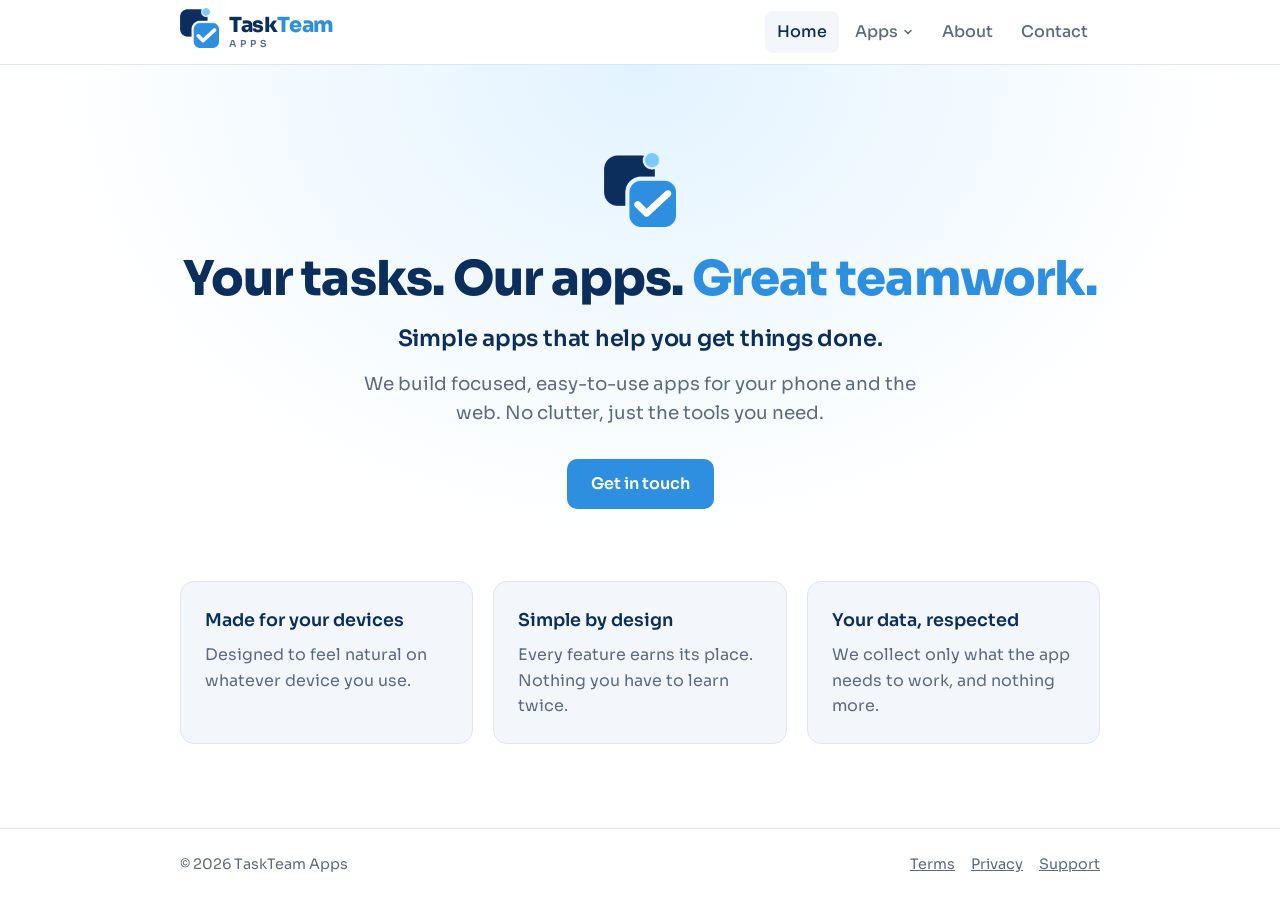
<file: index.html>
<!DOCTYPE html>
<html lang="en">
<head>
  <meta charset="UTF-8">
  <meta name="viewport" content="width=device-width, initial-scale=1">
  <title>TaskTeam Apps</title>
  <meta name="description" content="TaskTeam Apps builds simple, focused apps for mobile and the web.">
  <link rel="icon" href="favicon.ico" sizes="any">
  <link rel="icon" type="image/png" href="assets/favicon-32.png">
  <link rel="apple-touch-icon" href="assets/apple-touch-icon.png">
  <meta name="theme-color" content="#0B2E5C">
  <link rel="preload" href="fonts/sora.woff" as="font" type="font/woff" crossorigin>
  <link rel="stylesheet" href="style.css">
  <script src="nav.js" defer></script>
</head>
<body>
  <header>
    <div class="wrap">
      <a class="brand" href="index.html" aria-label="TaskTeam Apps home"><picture><source srcset="assets/logo-mark-dark.png" media="(prefers-color-scheme: dark)"><img class="brand-mark" src="assets/logo-mark.png" alt="" width="39" height="40"></picture><span class="brand-text"><span class="brand-name"><span class="b-task">Task</span><span class="b-team">Team</span></span><span class="brand-sub">Apps</span></span></a>
      <nav>
        <ul>
          <li><a href="index.html" aria-current="page">Home</a></li>
          <li class="dropdown">
            <button type="button" class="nav-btn" aria-haspopup="true" aria-expanded="false">Apps<svg class="chev" viewBox="0 0 12 12" aria-hidden="true"><path d="M3 4.5 6 7.5 9 4.5" fill="none" stroke="currentColor" stroke-width="1.6" stroke-linecap="round" stroke-linejoin="round"/></svg></button>
            <ul class="menu">
              <li><a href="tax-lien-tracker.html"><img class="menu-icon" src="assets/tlt-icon-small.png" alt="" width="32" height="32"><span class="menu-title">Tax Lien Tracker</span></a></li>
              <li class="menu-note">More apps coming soon</li>
            </ul>
          </li>
          <li><a href="about.html">About</a></li>
          <li><a href="contact.html">Contact</a></li>
        </ul>
      </nav>
    </div>
  </header>

  <main>
    <section class="hero">
      <div class="wrap">
        <picture><source srcset="assets/logo-mark-dark.png" media="(prefers-color-scheme: dark)"><img class="hero-mark" src="assets/logo-mark.png" alt="" width="72" height="74"></picture>
        <h1 class="motto">Your tasks. Our apps. <span class="accent-text">Great teamwork.</span></h1>
        <p class="tagline">Simple apps that help you get things done.</p>
        <p>We build focused, easy-to-use apps for your phone and the web. No clutter, just the tools you need.</p>
        <a class="button" href="contact.html">Get in touch</a>
      </div>
    </section>

    <section class="wrap features">
      <div class="card">
        <h3>Made for your devices</h3>
        <p>Designed to feel natural on whatever device you use.</p>
      </div>
      <div class="card">
        <h3>Simple by design</h3>
        <p>Every feature earns its place. Nothing you have to learn twice.</p>
      </div>
      <div class="card">
        <h3>Your data, respected</h3>
        <p>We collect only what the app needs to work, and nothing more.</p>
      </div>
    </section>
  </main>

  <footer>
    <div class="wrap">
      <span>&copy; 2026 TaskTeam Apps</span>
      <span class="footer-links"><a href="terms.html">Terms</a><a href="privacy.html">Privacy</a><a href="contact.html">Support</a></span>
    </div>
  </footer>
</body>
</html>
</file>
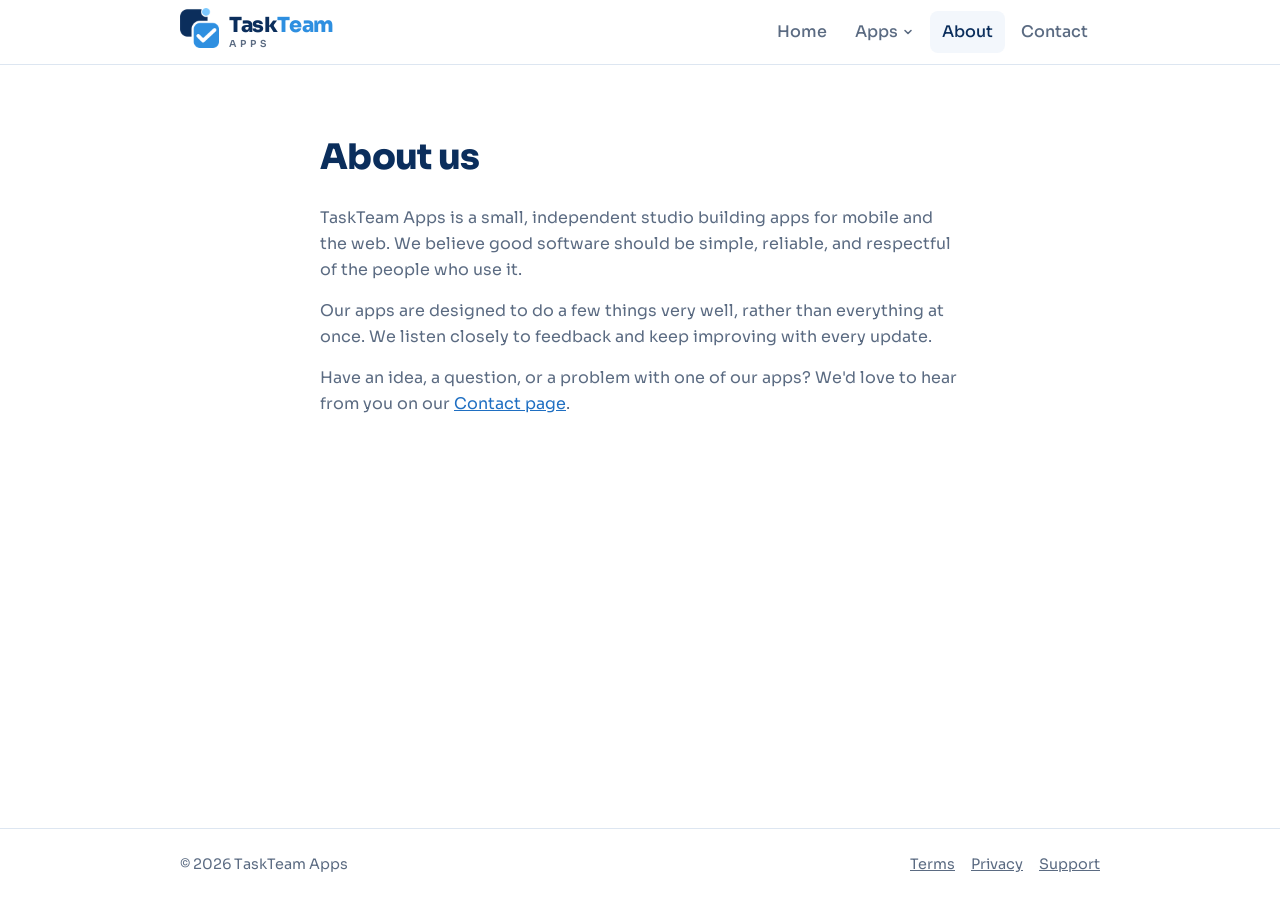
<file: about.html>
<!DOCTYPE html>
<html lang="en">
<head>
  <meta charset="UTF-8">
  <meta name="viewport" content="width=device-width, initial-scale=1">
  <title>About – TaskTeam Apps</title>
  <meta name="description" content="About TaskTeam Apps.">
  <link rel="icon" href="favicon.ico" sizes="any">
  <link rel="icon" type="image/png" href="assets/favicon-32.png">
  <link rel="apple-touch-icon" href="assets/apple-touch-icon.png">
  <meta name="theme-color" content="#0B2E5C">
  <link rel="preload" href="fonts/sora.woff" as="font" type="font/woff" crossorigin>
  <link rel="stylesheet" href="style.css">
  <script src="nav.js" defer></script>
</head>
<body>
  <header>
    <div class="wrap">
      <a class="brand" href="index.html" aria-label="TaskTeam Apps home"><picture><source srcset="assets/logo-mark-dark.png" media="(prefers-color-scheme: dark)"><img class="brand-mark" src="assets/logo-mark.png" alt="" width="39" height="40"></picture><span class="brand-text"><span class="brand-name"><span class="b-task">Task</span><span class="b-team">Team</span></span><span class="brand-sub">Apps</span></span></a>
      <nav>
        <ul>
          <li><a href="index.html">Home</a></li>
          <li class="dropdown">
            <button type="button" class="nav-btn" aria-haspopup="true" aria-expanded="false">Apps<svg class="chev" viewBox="0 0 12 12" aria-hidden="true"><path d="M3 4.5 6 7.5 9 4.5" fill="none" stroke="currentColor" stroke-width="1.6" stroke-linecap="round" stroke-linejoin="round"/></svg></button>
            <ul class="menu">
              <li><a href="tax-lien-tracker.html"><img class="menu-icon" src="assets/tlt-icon-small.png" alt="" width="32" height="32"><span class="menu-title">Tax Lien Tracker</span></a></li>
              <li class="menu-note">More apps coming soon</li>
            </ul>
          </li>
          <li><a href="about.html" aria-current="page">About</a></li>
          <li><a href="contact.html">Contact</a></li>
        </ul>
      </nav>
    </div>
  </header>

  <main>
    <section class="wrap page">
      <h1>About us</h1>
      <p>TaskTeam Apps is a small, independent studio building apps for mobile and the web. We believe good software should be simple, reliable, and respectful of the people who use it.</p>
      <p>Our apps are designed to do a few things very well, rather than everything at once. We listen closely to feedback and keep improving with every update.</p>
      <p>Have an idea, a question, or a problem with one of our apps? We'd love to hear from you on our <a href="contact.html">Contact page</a>.</p>
    </section>
  </main>

  <footer>
    <div class="wrap">
      <span>&copy; 2026 TaskTeam Apps</span>
      <span class="footer-links"><a href="terms.html">Terms</a><a href="privacy.html">Privacy</a><a href="contact.html">Support</a></span>
    </div>
  </footer>
</body>
</html>
</file>
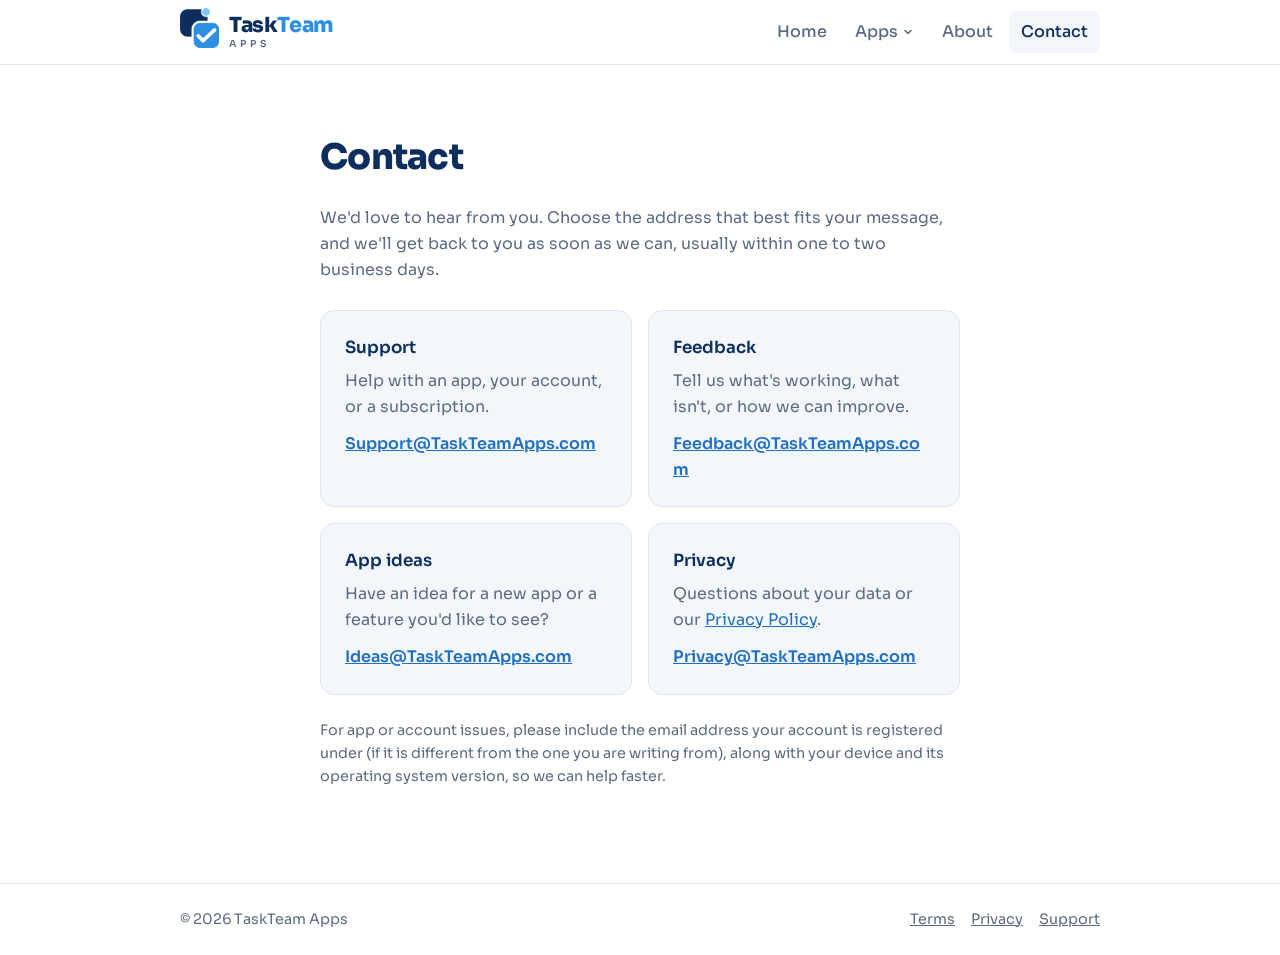
<file: contact.html>
<!DOCTYPE html>
<html lang="en">
<head>
  <meta charset="UTF-8">
  <meta name="viewport" content="width=device-width, initial-scale=1">
  <title>Contact – TaskTeam Apps</title>
  <meta name="description" content="Contact TaskTeam Apps for support or questions.">
  <link rel="icon" href="favicon.ico" sizes="any">
  <link rel="icon" type="image/png" href="assets/favicon-32.png">
  <link rel="apple-touch-icon" href="assets/apple-touch-icon.png">
  <meta name="theme-color" content="#0B2E5C">
  <link rel="preload" href="fonts/sora.woff" as="font" type="font/woff" crossorigin>
  <link rel="stylesheet" href="style.css">
  <script src="nav.js" defer></script>
</head>
<body>
  <header>
    <div class="wrap">
      <a class="brand" href="index.html" aria-label="TaskTeam Apps home"><picture><source srcset="assets/logo-mark-dark.png" media="(prefers-color-scheme: dark)"><img class="brand-mark" src="assets/logo-mark.png" alt="" width="39" height="40"></picture><span class="brand-text"><span class="brand-name"><span class="b-task">Task</span><span class="b-team">Team</span></span><span class="brand-sub">Apps</span></span></a>
      <nav>
        <ul>
          <li><a href="index.html">Home</a></li>
          <li class="dropdown">
            <button type="button" class="nav-btn" aria-haspopup="true" aria-expanded="false">Apps<svg class="chev" viewBox="0 0 12 12" aria-hidden="true"><path d="M3 4.5 6 7.5 9 4.5" fill="none" stroke="currentColor" stroke-width="1.6" stroke-linecap="round" stroke-linejoin="round"/></svg></button>
            <ul class="menu">
              <li><a href="tax-lien-tracker.html"><img class="menu-icon" src="assets/tlt-icon-small.png" alt="" width="32" height="32"><span class="menu-title">Tax Lien Tracker</span></a></li>
              <li class="menu-note">More apps coming soon</li>
            </ul>
          </li>
          <li><a href="about.html">About</a></li>
          <li><a href="contact.html" aria-current="page">Contact</a></li>
        </ul>
      </nav>
    </div>
  </header>

  <main>
    <section class="wrap page">
      <h1>Contact</h1>
      <p>We'd love to hear from you. Choose the address that best fits your message, and we'll get back to you as soon as we can, usually within one to two business days.</p>
      <div class="contact-grid">
        <div class="contact-box">
          <h3>Support</h3>
          <p>Help with an app, your account, or a subscription.</p>
          <a href="mailto:Support@TaskTeamApps.com">Support@TaskTeamApps.com</a>
        </div>
        <div class="contact-box">
          <h3>Feedback</h3>
          <p>Tell us what's working, what isn't, or how we can improve.</p>
          <a href="mailto:Feedback@TaskTeamApps.com">Feedback@TaskTeamApps.com</a>
        </div>
        <div class="contact-box">
          <h3>App ideas</h3>
          <p>Have an idea for a new app or a feature you'd like to see?</p>
          <a href="mailto:Ideas@TaskTeamApps.com">Ideas@TaskTeamApps.com</a>
        </div>
        <div class="contact-box">
          <h3>Privacy</h3>
          <p>Questions about your data or our <a class="inline" href="privacy.html">Privacy Policy</a>.</p>
          <a href="mailto:Privacy@TaskTeamApps.com">Privacy@TaskTeamApps.com</a>
        </div>
      </div>
      <p class="small" style="margin-top:24px">For app or account issues, please include the email address your account is registered under (if it is different from the one you are writing from), along with your device and its operating system version, so we can help faster.</p>
    </section>
  </main>

  <footer>
    <div class="wrap">
      <span>&copy; 2026 TaskTeam Apps</span>
      <span class="footer-links"><a href="terms.html">Terms</a><a href="privacy.html">Privacy</a><a href="contact.html">Support</a></span>
    </div>
  </footer>
</body>
</html>
</file>
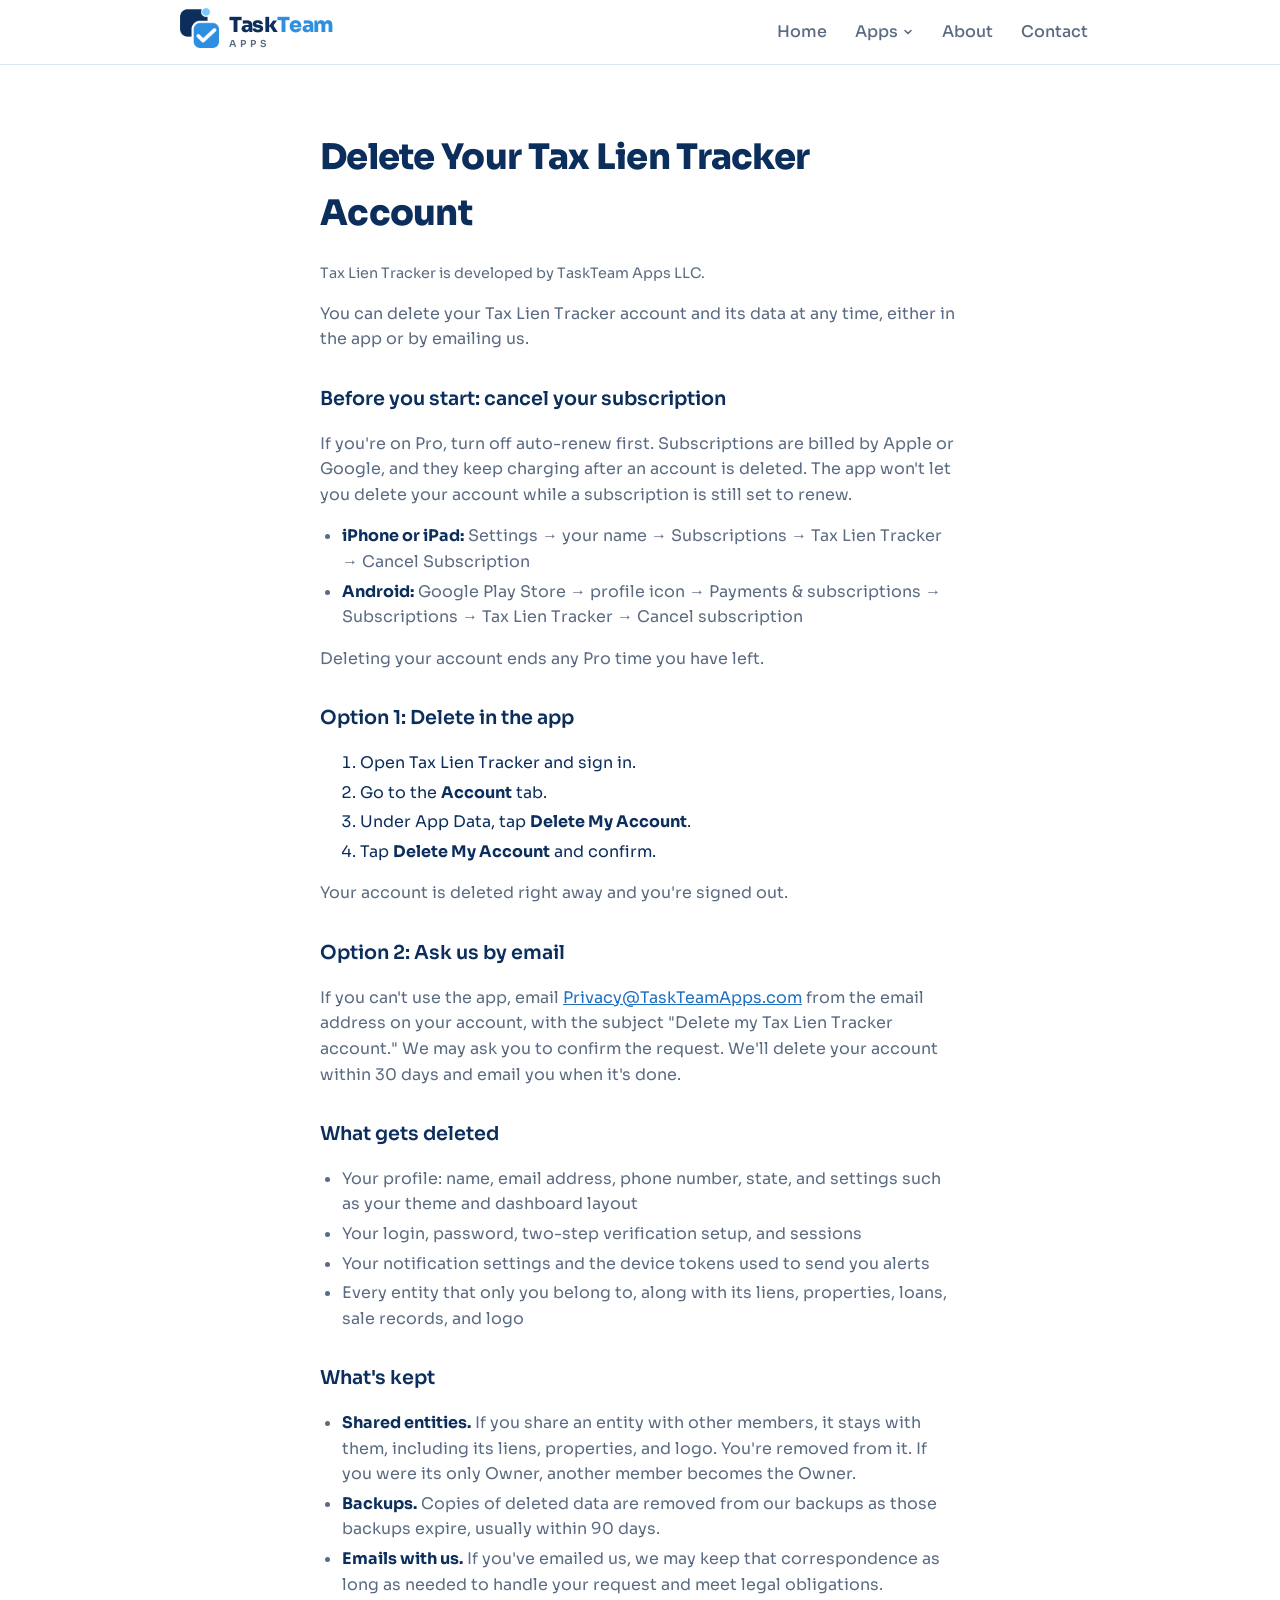
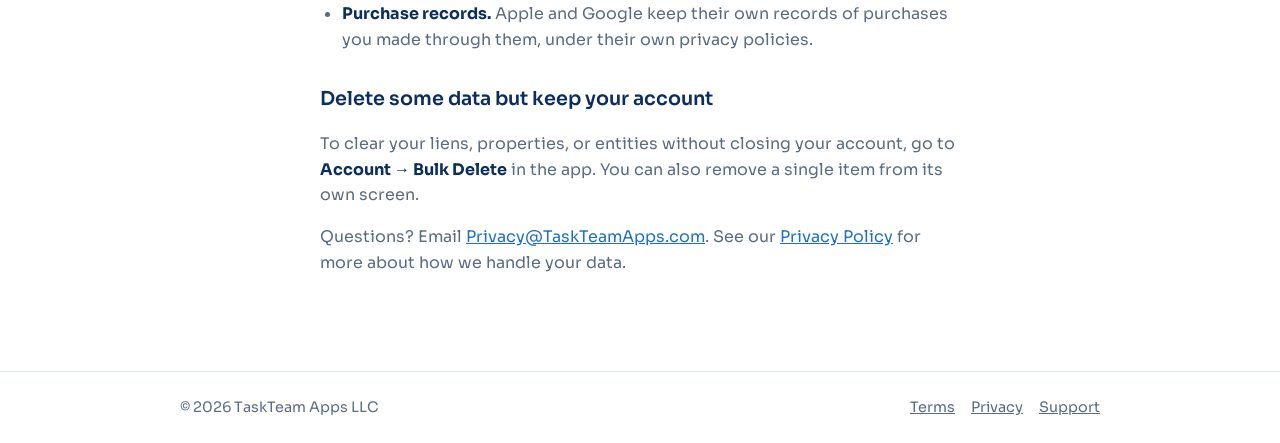
<file: delete-account.html>
<!DOCTYPE html>
<html lang="en">
<head>
  <meta charset="UTF-8">
  <meta name="viewport" content="width=device-width, initial-scale=1">
  <title>Delete Your Account – Tax Lien Tracker – TaskTeam Apps</title>
  <meta name="description" content="How to delete your Tax Lien Tracker account and data.">
  <link rel="icon" href="favicon.ico" sizes="any">
  <link rel="icon" type="image/png" href="assets/favicon-32.png">
  <link rel="apple-touch-icon" href="assets/apple-touch-icon.png">
  <meta name="theme-color" content="#0B2E5C">
  <link rel="preload" href="fonts/sora.woff" as="font" type="font/woff" crossorigin>
  <link rel="stylesheet" href="style.css">
  <script src="nav.js" defer></script>
</head>
<body>
  <header>
    <div class="wrap">
      <a class="brand" href="index.html" aria-label="TaskTeam Apps home"><picture><source srcset="assets/logo-mark-dark.png" media="(prefers-color-scheme: dark)"><img class="brand-mark" src="assets/logo-mark.png" alt="" width="39" height="40"></picture><span class="brand-text"><span class="brand-name"><span class="b-task">Task</span><span class="b-team">Team</span></span><span class="brand-sub">Apps</span></span></a>
      <nav>
        <ul>
          <li><a href="index.html">Home</a></li>
          <li class="dropdown">
            <button type="button" class="nav-btn" aria-haspopup="true" aria-expanded="false">Apps<svg class="chev" viewBox="0 0 12 12" aria-hidden="true"><path d="M3 4.5 6 7.5 9 4.5" fill="none" stroke="currentColor" stroke-width="1.6" stroke-linecap="round" stroke-linejoin="round"/></svg></button>
            <ul class="menu">
              <li><a href="tax-lien-tracker.html"><img class="menu-icon" src="assets/tlt-icon-small.png" alt="" width="32" height="32"><span class="menu-title">Tax Lien Tracker</span></a></li>
              <li class="menu-note">More apps coming soon</li>
            </ul>
          </li>
          <li><a href="about.html">About</a></li>
          <li><a href="contact.html">Contact</a></li>
        </ul>
      </nav>
    </div>
  </header>

  <main>
    <article class="wrap page legal">
      <h1>Delete Your Tax Lien Tracker Account</h1>
      <p class="small">Tax Lien Tracker is developed by TaskTeam Apps LLC.</p>

      <p>You can delete your Tax Lien Tracker account and its data at any time, either in the app or by emailing us.</p>

      <h2>Before you start: cancel your subscription</h2>
      <p>If you're on Pro, turn off auto-renew first. Subscriptions are billed by Apple or Google, and they keep charging after an account is deleted. The app won't let you delete your account while a subscription is still set to renew.</p>
      <ul>
        <li><strong>iPhone or iPad:</strong> Settings → your name → Subscriptions → Tax Lien Tracker → Cancel Subscription</li>
        <li><strong>Android:</strong> Google Play Store → profile icon → Payments &amp; subscriptions → Subscriptions → Tax Lien Tracker → Cancel subscription</li>
      </ul>
      <p>Deleting your account ends any Pro time you have left.</p>

      <h2>Option 1: Delete in the app</h2>
      <ol>
        <li>Open Tax Lien Tracker and sign in.</li>
        <li>Go to the <strong>Account</strong> tab.</li>
        <li>Under App Data, tap <strong>Delete My Account</strong>.</li>
        <li>Tap <strong>Delete My Account</strong> and confirm.</li>
      </ol>
      <p>Your account is deleted right away and you're signed out.</p>

      <h2>Option 2: Ask us by email</h2>
      <p>If you can't use the app, email <a href="mailto:Privacy@TaskTeamApps.com?subject=Delete%20my%20Tax%20Lien%20Tracker%20account">Privacy@TaskTeamApps.com</a> from the email address on your account, with the subject "Delete my Tax Lien Tracker account." We may ask you to confirm the request. We'll delete your account within 30 days and email you when it's done.</p>

      <h2>What gets deleted</h2>
      <ul>
        <li>Your profile: name, email address, phone number, state, and settings such as your theme and dashboard layout</li>
        <li>Your login, password, two-step verification setup, and sessions</li>
        <li>Your notification settings and the device tokens used to send you alerts</li>
        <li>Every entity that only you belong to, along with its liens, properties, loans, sale records, and logo</li>
      </ul>

      <h2>What's kept</h2>
      <ul>
        <li><strong>Shared entities.</strong> If you share an entity with other members, it stays with them, including its liens, properties, and logo. You're removed from it. If you were its only Owner, another member becomes the Owner.</li>
        <li><strong>Backups.</strong> Copies of deleted data are removed from our backups as those backups expire, usually within 90 days.</li>
        <li><strong>Emails with us.</strong> If you've emailed us, we may keep that correspondence as long as needed to handle your request and meet legal obligations.</li>
        <li><strong>Purchase records.</strong> Apple and Google keep their own records of purchases you made through them, under their own privacy policies.</li>
      </ul>

      <h2>Delete some data but keep your account</h2>
      <p>To clear your liens, properties, or entities without closing your account, go to <strong>Account → Bulk Delete</strong> in the app. You can also remove a single item from its own screen.</p>

      <p>Questions? Email <a href="mailto:Privacy@TaskTeamApps.com">Privacy@TaskTeamApps.com</a>. See our <a href="privacy.html">Privacy Policy</a> for more about how we handle your data.</p>
    </article>
  </main>

  <footer>
    <div class="wrap">
      <span>&copy; 2026 TaskTeam Apps LLC</span>
      <span class="footer-links"><a href="terms.html">Terms</a><a href="privacy.html">Privacy</a><a href="contact.html">Support</a></span>
    </div>
  </footer>
</body>
</html>
</file>
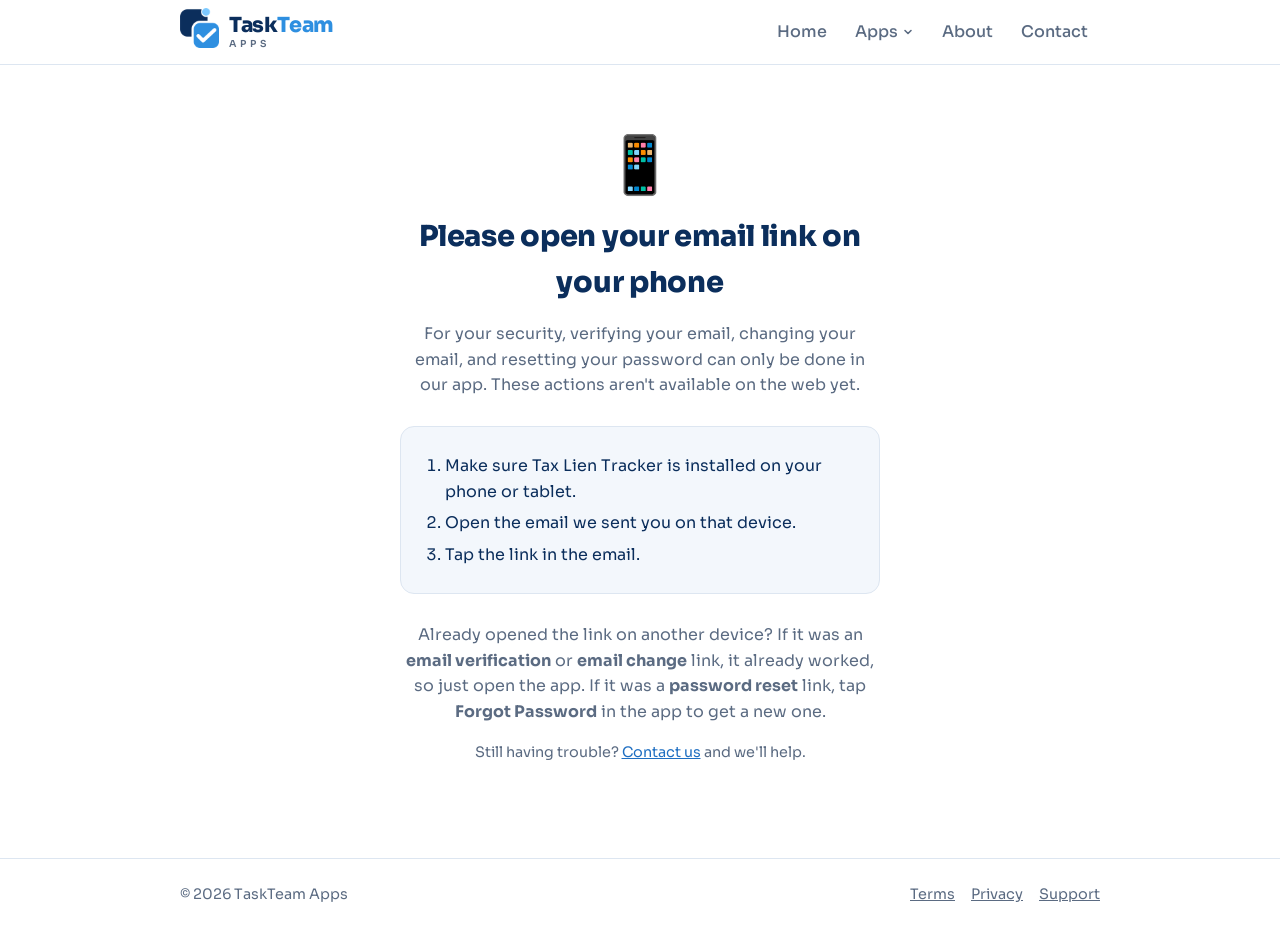
<file: open-on-mobile.html>
<!DOCTYPE html>
<!--
//
//  open-on-mobile.html
//  Tax Lien Tracker
//
//  Created by Zia on 10/20/26.
//  Claude-assisted
//
//  Landing page for Supabase auth emails (confirm email, reset password,
//  change email).
//  iPhone/iPad: forwards straight into the app as tlt://<next>?...#...,
//  keeping Supabase's code/tokens.
//  Android: same handoff, as an intent:// URL (scheme tlt, package
//  com.TaskTeamApps.Tax_Lien_Tracker), which Chrome and the Gmail in-app
//  browser open more reliably than a bare tlt:// link.
//  The "open on your phone" message never shows on either. Everywhere
//  else: the "open on your phone" message.
//
//  Email change (?next=email-change, from ApiUtil.updateEmail): with
//  Supabase's "Secure email change" on, links go to both the old and new
//  address. The first one opened arrives with only message=… (no code),
//  so every device gets "now open the other link". The second one is
//  handed to the app as tlt://email-confirm, like a sign-up confirmation.
-->
<html lang="en">
<head>
  <meta charset="UTF-8">
  <meta name="viewport" content="width=device-width, initial-scale=1">
  <title>Open on Your Phone – TaskTeam Apps</title>
  <meta name="robots" content="noindex, nofollow">
  <link rel="icon" href="favicon.ico" sizes="any">
  <link rel="icon" type="image/png" href="assets/favicon-32.png">
  <link rel="apple-touch-icon" href="assets/apple-touch-icon.png">
  <meta name="theme-color" content="#0B2E5C">

  <!-- Runs before anything paints, so phone users never see the desktop message -->
  <script>
    (function () {
      var search = window.location.search;
      var hash = window.location.hash;

      // Only hand off real auth links (or Supabase errors, which the app
      // handles by returning to login) — not someone just visiting the page
      var hasAuthParams = /(^|[?&#])(code|access_token|token_hash|error|error_code)=/.test(search + hash);

      var ua = navigator.userAgent;
      var isIOS = /iPhone|iPad|iPod/.test(ua) ||
        (navigator.platform === "MacIntel" && navigator.maxTouchPoints > 1); // iPadOS reports as a Mac
      var isAndroid = /Android/i.test(ua);
      var isMobile = isIOS || isAndroid;

      // Builds the link that opens the app at tlt://<host>?<query>#<hash>.
      // Android gets an intent:// URL; intent URLs use '#' for their own
      // data, so a link carrying a fragment (implicit-flow tokens) falls
      // back to the bare tlt:// scheme. The Android app uses PKCE (?code=),
      // so that's the normal case.
      function appLink(host, query, hash) {
        var q = query ? "?" + query : "";
        if (isAndroid && !hash) {
          return "intent://" + host + q +
            "#Intent;scheme=tlt;package=com.TaskTeamApps.Tax_Lien_Tracker;end";
        }
        return "tlt://" + host + q + (hash || "");
      }
      window.__openAppURL = appLink("open", "", "");

      // ?next= says what kind of link this is. It also picks the tlt://
      // host Auth.handleAuthCallback looks at: an email change finishes
      // the same way as a sign-up confirmation, so it uses email-confirm.
      var params = new URLSearchParams(search);
      var kind = params.get("next");
      var isEmailChange = kind === "email-change";
      var next = kind === "reset-password" ? "reset-password" : "email-confirm";

      var root = document.documentElement;
      if (isMobile) root.classList.add("mobile");

      // Supabase checks the link before redirecting here. An expired or
      // already-used link arrives with error=… instead of a code, so show
      // the "expired" message on every device rather than opening the app.
      var expired = /(^|[?&#])(error|error_code)=/.test(search + hash);
      if (expired) {
        root.classList.add("desk-expired");
        return;
      }

      // First of the two email-change links: Supabase accepted it but
      // sends only a message, no code, so there's nothing for the app to
      // do yet. Same message on every device.
      var hasMessage = /(^|[?&#])message=/.test(search + hash);
      if (hasMessage && !hasAuthParams) {
        root.classList.add("email-half");
        return;
      }

      // Desktop message: opening the link here already used it — so say
      // what to do next for this kind of link.
      // No auth params = someone visiting the page directly (generic message).
      if (!isMobile) {
        if (hasAuthParams) {
          root.classList.add(
            next === "reset-password" ? "desk-reset" :
            isEmailChange ? "desk-email-changed" : "desk-confirmed"
          );
        }
        return;
      }

      if (!hasAuthParams) return;
      params.delete("next");
      var appURL = appLink(next, params.toString(), hash);

      window.__appURL = appURL;

      root.classList.add("handoff");

      function showFallback() {
        root.classList.remove("handoff");
        root.classList.add("app-fallback");
      }

      // Back from the app, or the browser couldn't open it → show the fallback
      window.addEventListener("pageshow", function (e) {
        if (e.persisted) showFallback();
      });
      document.addEventListener("visibilitychange", function () {
        if (document.visibilityState === "visible") showFallback();
      });
      setTimeout(function () {
        if (document.visibilityState === "visible") showFallback();
      }, 2500);

      window.location.replace(appURL);
    })();
  </script>

  <link rel="preload" href="fonts/sora.woff" as="font" type="font/woff" crossorigin>
  <link rel="stylesheet" href="style.css">
  <script src="nav.js" defer></script>

  <!-- Page-only: which message shows, plus the handoff spinner.
       The <html> class set in the head script picks the message;
       no class = someone visiting the page directly. -->
  <style>
    .state-handoff, .state-app-fallback,
    .state-desk-confirmed, .state-desk-reset, .state-desk-expired,
    .state-email-half, .state-desk-email-changed { display: none; }

    html.handoff .state-default,
    html.app-fallback .state-default,
    html.desk-confirmed .state-default,
    html.desk-reset .state-default,
    html.desk-expired .state-default,
    html.email-half .state-default,
    html.desk-email-changed .state-default { display: none; }

    html.handoff .state-handoff,
    html.app-fallback .state-app-fallback,
    html.desk-confirmed .state-desk-confirmed,
    html.desk-reset .state-desk-reset,
    html.desk-expired .state-desk-expired,
    html.email-half .state-email-half,
    html.desk-email-changed .state-desk-email-changed { display: block; }

    /* "Open the app" button on the expired message — phones/tablets only */
    .mobile-only { display: none; }
    html.mobile .mobile-only { display: block; }

    .spinner {
      width: 32px;
      height: 32px;
      margin: 8px auto 20px;
      border: 3px solid var(--border);
      border-top-color: var(--accent);
      border-radius: 50%;
      animation: spin 0.8s linear infinite;
    }
    @keyframes spin { to { transform: rotate(360deg); } }

    /* Respect Reduce Motion: a still ring instead of a spinning one */
    @media (prefers-reduced-motion: reduce) {
      .spinner { animation: none; }
    }
  </style>
</head>
<body>
  <header>
    <div class="wrap">
      <a class="brand" href="index.html" aria-label="TaskTeam Apps home"><picture><source srcset="assets/logo-mark-dark.png" media="(prefers-color-scheme: dark)"><img class="brand-mark" src="assets/logo-mark.png" alt="" width="39" height="40"></picture><span class="brand-text"><span class="brand-name"><span class="b-task">Task</span><span class="b-team">Team</span></span><span class="brand-sub">Apps</span></span></a>
      <nav>
        <ul>
          <li><a href="index.html">Home</a></li>
          <li class="dropdown">
            <button type="button" class="nav-btn" aria-haspopup="true" aria-expanded="false">Apps<svg class="chev" viewBox="0 0 12 12" aria-hidden="true"><path d="M3 4.5 6 7.5 9 4.5" fill="none" stroke="currentColor" stroke-width="1.6" stroke-linecap="round" stroke-linejoin="round"/></svg></button>
            <ul class="menu">
              <li><a href="tax-lien-tracker.html"><img class="menu-icon" src="assets/tlt-icon-small.png" alt="" width="32" height="32"><span class="menu-title">Tax Lien Tracker</span></a></li>
              <li class="menu-note">More apps coming soon</li>
            </ul>
          </li>
          <li><a href="about.html">About</a></li>
          <li><a href="contact.html">Contact</a></li>
        </ul>
      </nav>
    </div>
  </header>

  <main>
    <div class="wrap">
      <!-- iPhone/Android: shown only while handing off to the app -->
      <section class="notice state-handoff" aria-live="polite">
        <div class="spinner" aria-hidden="true"></div>
        <p>Opening Tax Lien Tracker…</p>
      </section>

      <!-- iPhone/Android: the app didn't open, or the user came back to the browser -->
      <section class="notice state-app-fallback">
        <div class="icon" aria-hidden="true">📱</div>
        <h1>Continue in Tax Lien Tracker</h1>
        <p>If the app opened, you're all set and can close this tab.</p>
        <p>If it didn't, make sure Tax Lien Tracker is installed on this device, then tap below.</p>
        <p><a class="button" id="open-app" href="#">Open Tax Lien Tracker</a></p>
        <p class="small">Still having trouble? <a href="contact.html">Contact us</a> and we'll help.</p>
      </section>

      <!-- Any device: first of the two email-change links (Secure email change) -->
      <section class="notice state-email-half">
        <div class="icon" aria-hidden="true">✉️</div>
        <h1>One more step</h1>
        <p>Thanks for confirming. To finish changing your email, we sent a link to <strong>both</strong> your current and new email addresses, and both need to be opened.</p>
        <ol class="steps">
          <li>Check the inbox for your other email address.</li>
          <li>Open that email on your phone or tablet and tap the link.</li>
        </ol>
        <p>Until then, keep logging in with your current email.</p>
        <p class="small">Still having trouble? <a href="contact.html">Contact us</a> and we'll help.</p>
      </section>

      <!-- Desktop: email-confirm link (opening it confirmed the email) -->
      <section class="notice state-desk-confirmed">
        <div class="icon" aria-hidden="true">✅</div>
        <h1>Your email is verified</h1>
        <p>Thanks for confirming your email address. You're ready to start using Tax Lien Tracker.</p>
        <ol class="steps">
          <li>Open Tax Lien Tracker on your phone or tablet.</li>
          <li>Log in with your email and password.</li>
        </ol>
        <p class="small">Still having trouble? <a href="contact.html">Contact us</a> and we'll help.</p>
      </section>

      <!-- Desktop: last email-change link (opening it changed the email) -->
      <section class="notice state-desk-email-changed">
        <div class="icon" aria-hidden="true">✅</div>
        <h1>Your email has been changed</h1>
        <p>Thanks for confirming. Your new email address is now your login for Tax Lien Tracker.</p>
        <ol class="steps">
          <li>Open Tax Lien Tracker on your phone or tablet.</li>
          <li>If you're asked to log in, use your <strong>new</strong> email and your same password.</li>
        </ol>
        <p class="small">Still having trouble? <a href="contact.html">Contact us</a> and we'll help.</p>
      </section>

      <!-- Desktop: reset-password link (now used up) -->
      <section class="notice state-desk-reset">
        <div class="icon" aria-hidden="true">📱</div>
        <h1>Please reset your password on your phone</h1>
        <p>For your security, passwords can only be reset in our app. These actions aren't available on the web yet.</p>
        <p>Each reset link works only once, so this one can't be used again. To reset your password:</p>
        <ol class="steps">
          <li>Open Tax Lien Tracker on your phone or tablet.</li>
          <li>Tap <strong>Forgot Password</strong> and send yourself a new reset link.</li>
          <li>Open the new email <strong>on that device</strong> and tap the link.</li>
        </ol>
        <p class="small">Still having trouble? <a href="contact.html">Contact us</a> and we'll help.</p>
      </section>

      <!-- Any device: Supabase rejected the link (already used or too old) -->
      <section class="notice state-desk-expired">
        <div class="icon" aria-hidden="true">⏱️</div>
        <h1>This link has expired</h1>
        <p>This link has already been used or is too old, so it can't be used again.</p>
        <ol class="steps">
          <li>Open Tax Lien Tracker on your phone or tablet.</li>
          <li>If you were verifying your email, log in. If your email still needs verifying, tap <strong>Resend Email</strong> to get a new link. To reset your password, tap <strong>Forgot Password</strong> and send yourself a new link. To change your email, go to <strong>Account</strong> &gt; <strong>Edit Profile</strong> and save your new email again.</li>
          <li>Open the new email <strong>on the same device</strong> and tap the link.</li>
        </ol>
        <p class="mobile-only"><a class="button" id="open-app-expired" href="tlt://open">Open Tax Lien Tracker</a></p>
        <p class="small">Still having trouble? <a href="contact.html">Contact us</a> and we'll help.</p>
      </section>

      <!-- Anyone visiting the page directly (no email link) -->
      <section class="notice state-default">
        <div class="icon" aria-hidden="true">📱</div>
        <h1>Please open your email link on your phone</h1>
        <p>For your security, verifying your email, changing your email, and resetting your password can only be done in our app. These actions aren't available on the web yet.</p>
        <ol class="steps">
          <li>Make sure Tax Lien Tracker is installed on your phone or tablet.</li>
          <li>Open the email we sent you on that device.</li>
          <li>Tap the link in the email.</li>
        </ol>
        <p>Already opened the link on another device? If it was an <strong>email verification</strong> or <strong>email change</strong> link, it already worked, so just open the app. If it was a <strong>password reset</strong> link, tap <strong>Forgot Password</strong> in the app to get a new one.</p>
        <p class="small">Still having trouble? <a href="contact.html">Contact us</a> and we'll help.</p>
      </section>
    </div>
  </main>

  <footer>
    <div class="wrap">
      <span>&copy; 2026 TaskTeam Apps</span>
      <span class="footer-links"><a href="terms.html">Terms</a><a href="privacy.html">Privacy</a><a href="contact.html">Support</a></span>
    </div>
  </footer>

  <script>
    // Retry button uses the same tlt:// link (a tap also gets past apps
    // like Gmail that block the automatic redirect)
    if (window.__appURL) {
      document.getElementById("open-app").href = window.__appURL;
    }
    // Expired-link button: intent:// on Android, tlt://open elsewhere
    if (window.__openAppURL) {
      document.getElementById("open-app-expired").href = window.__openAppURL;
    }
  </script>
</body>
</html>
</file>
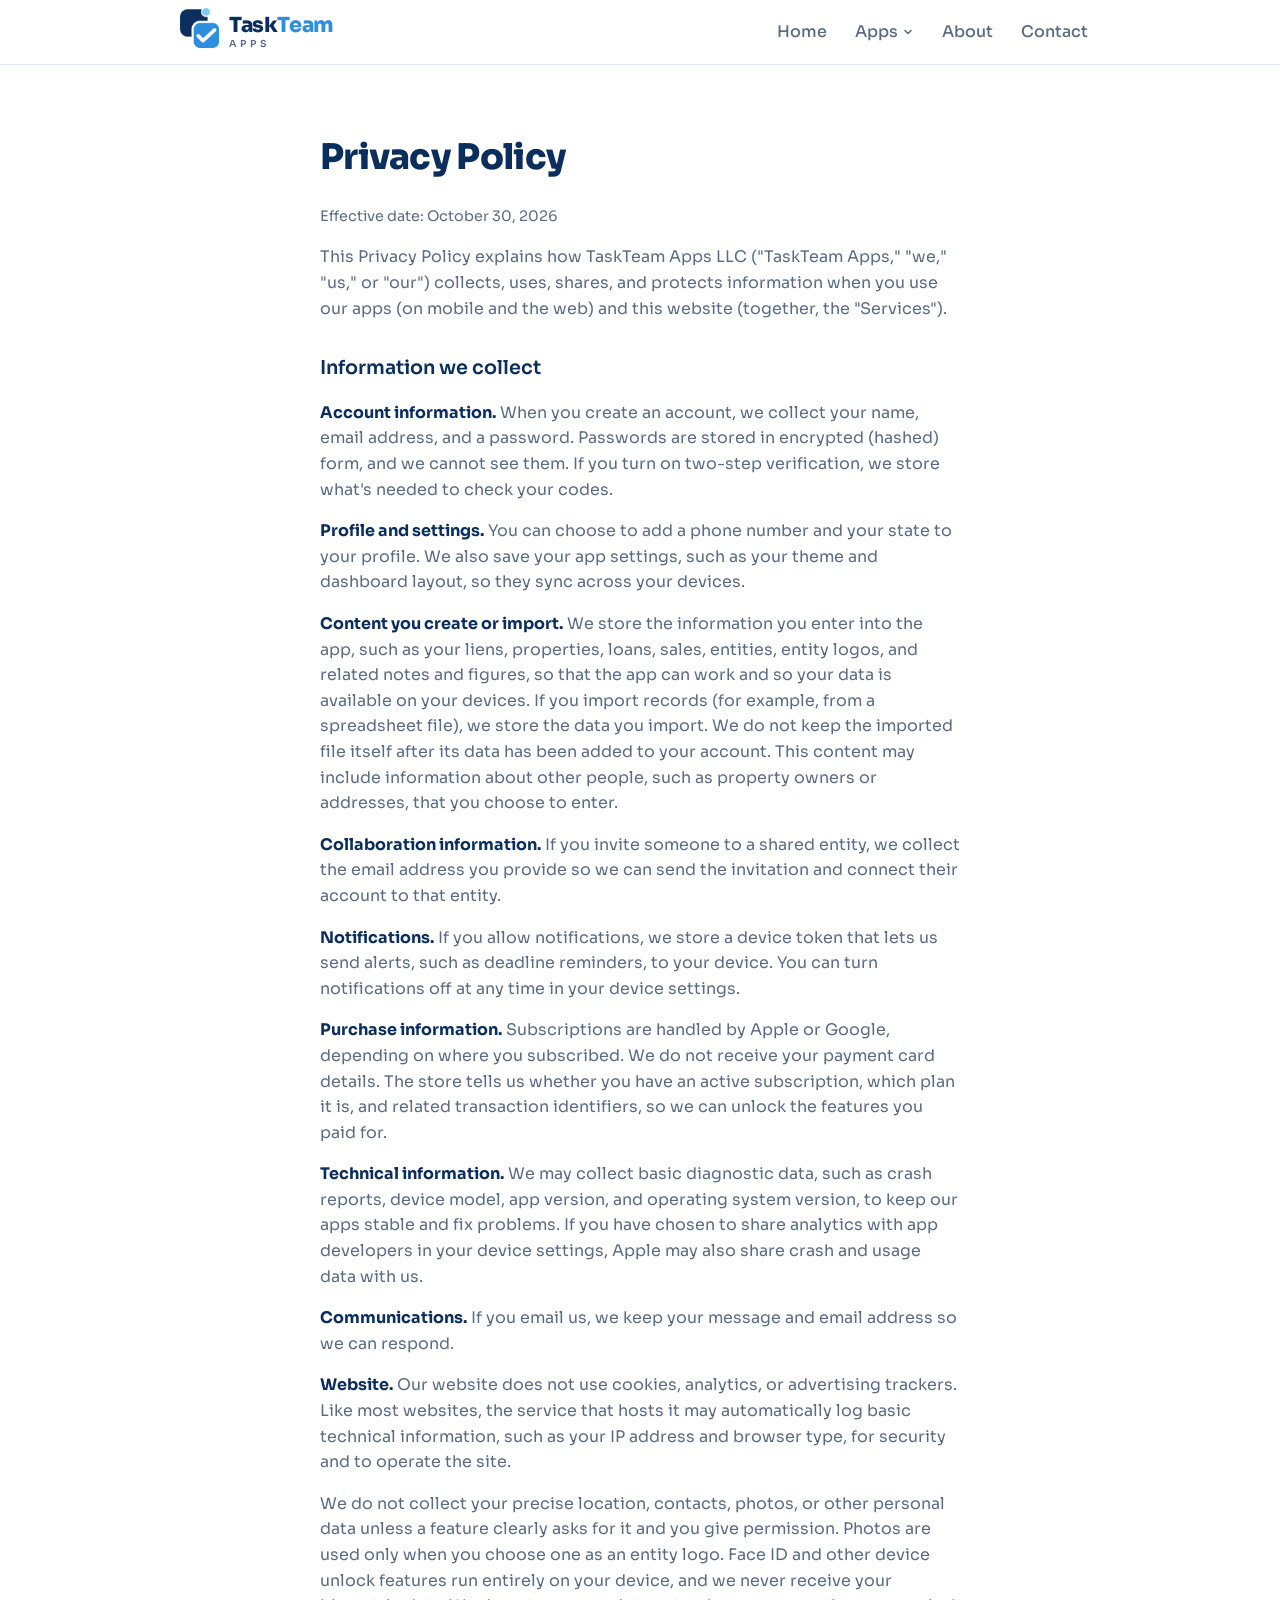
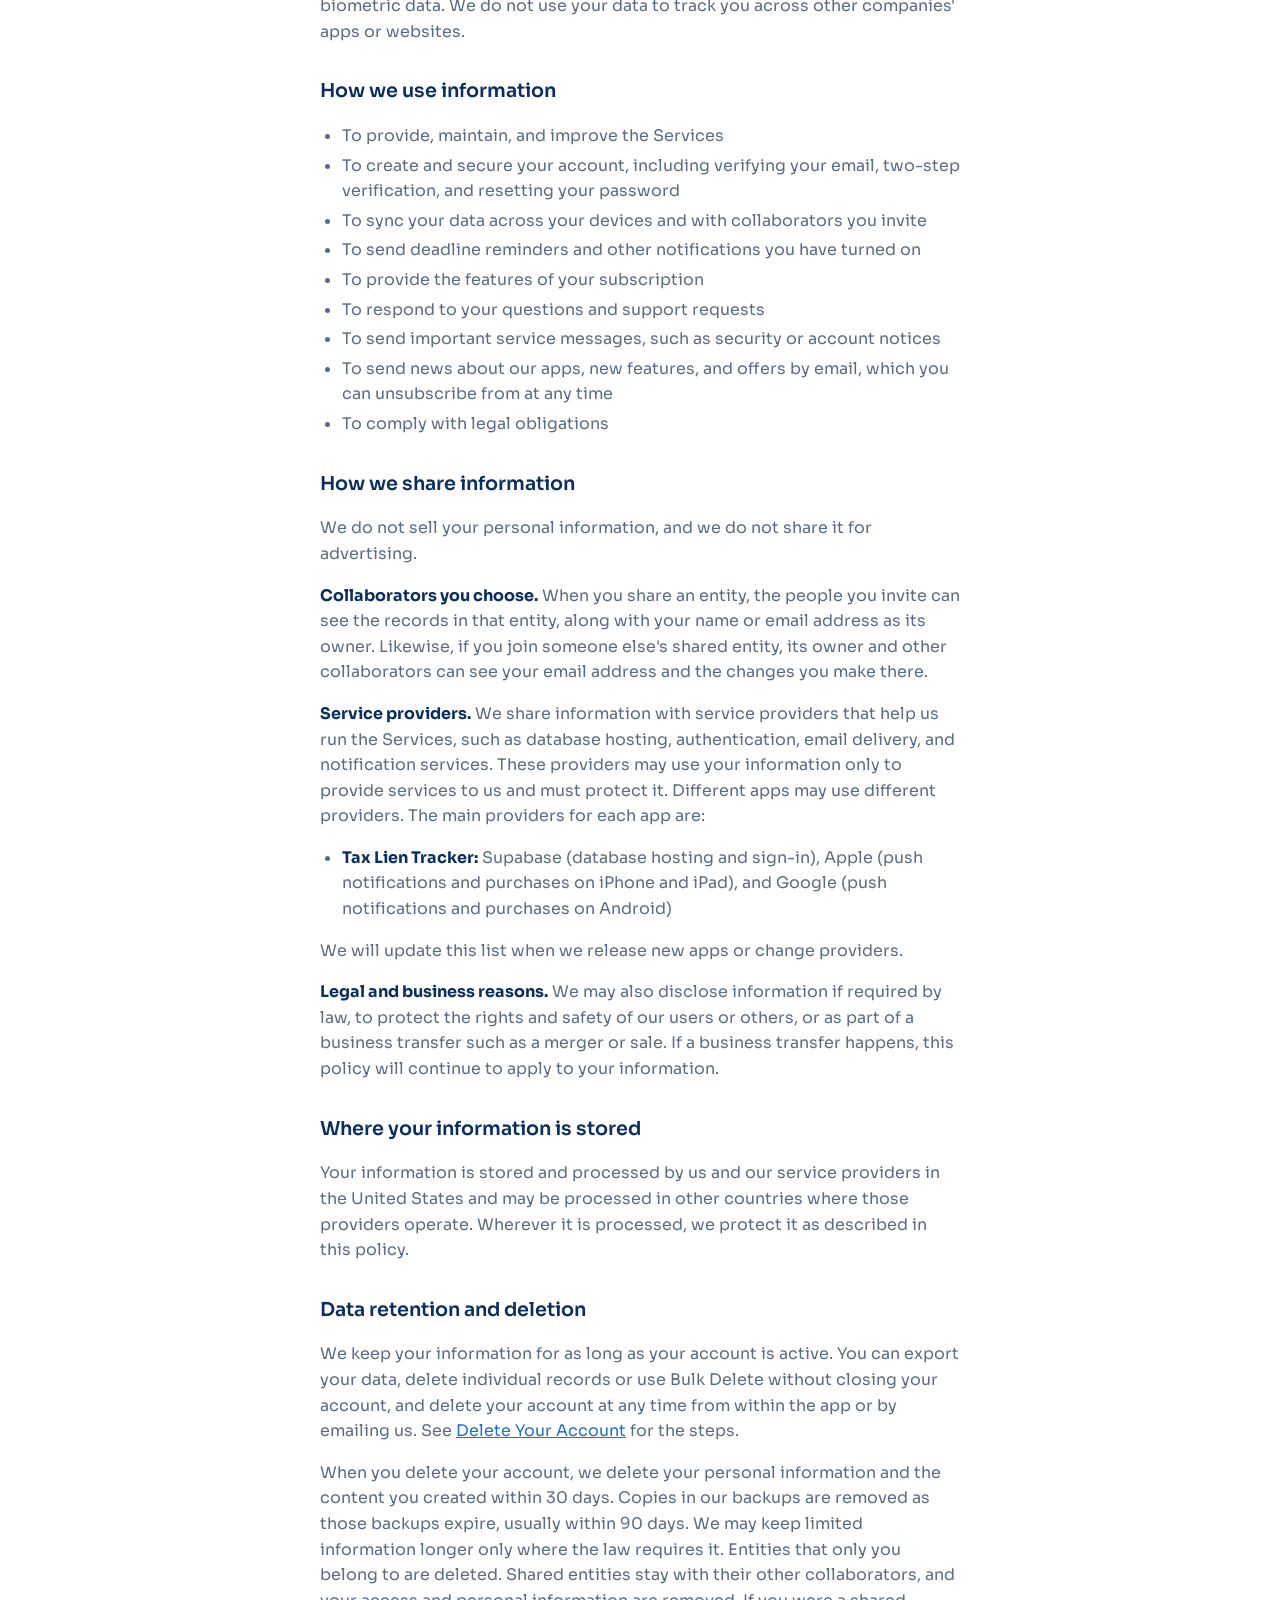
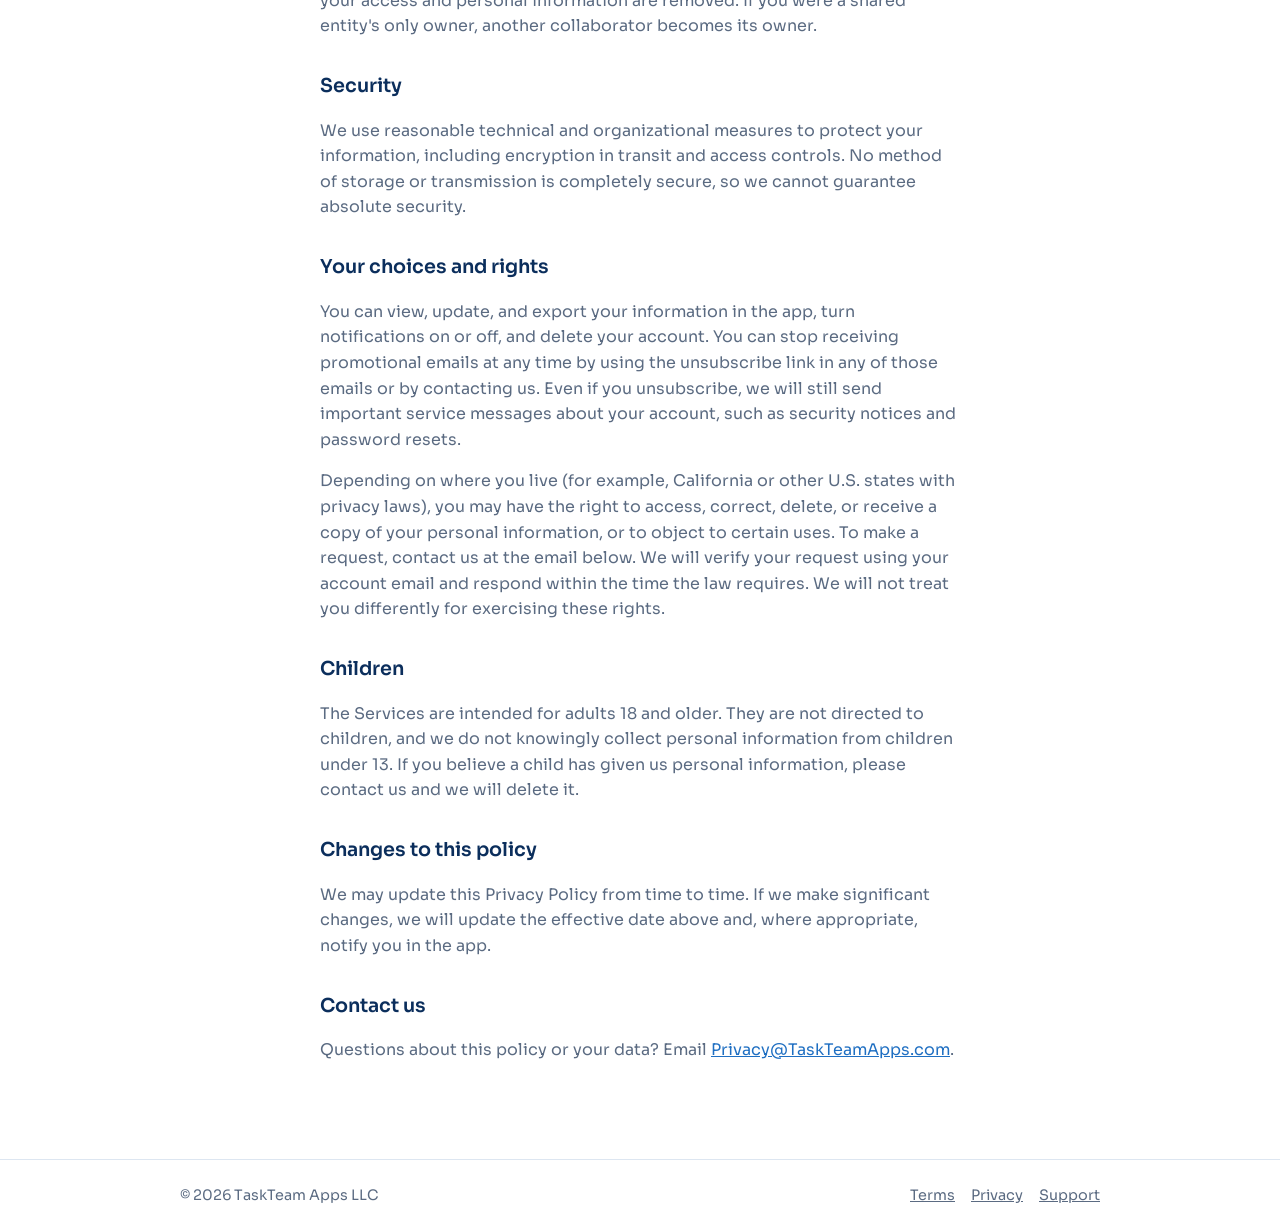
<file: privacy.html>
<!DOCTYPE html>
<html lang="en">
<head>
  <meta charset="UTF-8">
  <meta name="viewport" content="width=device-width, initial-scale=1">
  <title>Privacy Policy – TaskTeam Apps</title>
  <meta name="description" content="Privacy Policy for TaskTeam Apps.">
  <link rel="icon" href="favicon.ico" sizes="any">
  <link rel="icon" type="image/png" href="assets/favicon-32.png">
  <link rel="apple-touch-icon" href="assets/apple-touch-icon.png">
  <meta name="theme-color" content="#0B2E5C">
  <link rel="preload" href="fonts/sora.woff" as="font" type="font/woff" crossorigin>
  <link rel="stylesheet" href="style.css">
  <script src="nav.js" defer></script>
</head>
<body>
  <header>
    <div class="wrap">
      <a class="brand" href="index.html" aria-label="TaskTeam Apps home"><picture><source srcset="assets/logo-mark-dark.png" media="(prefers-color-scheme: dark)"><img class="brand-mark" src="assets/logo-mark.png" alt="" width="39" height="40"></picture><span class="brand-text"><span class="brand-name"><span class="b-task">Task</span><span class="b-team">Team</span></span><span class="brand-sub">Apps</span></span></a>
      <nav>
        <ul>
          <li><a href="index.html">Home</a></li>
          <li class="dropdown">
            <button type="button" class="nav-btn" aria-haspopup="true" aria-expanded="false">Apps<svg class="chev" viewBox="0 0 12 12" aria-hidden="true"><path d="M3 4.5 6 7.5 9 4.5" fill="none" stroke="currentColor" stroke-width="1.6" stroke-linecap="round" stroke-linejoin="round"/></svg></button>
            <ul class="menu">
              <li><a href="tax-lien-tracker.html"><img class="menu-icon" src="assets/tlt-icon-small.png" alt="" width="32" height="32"><span class="menu-title">Tax Lien Tracker</span></a></li>
              <li class="menu-note">More apps coming soon</li>
            </ul>
          </li>
          <li><a href="about.html">About</a></li>
          <li><a href="contact.html">Contact</a></li>
        </ul>
      </nav>
    </div>
  </header>

  <main>
    <article class="wrap page legal">
      <h1>Privacy Policy</h1>
      <p class="small">Effective date: October 30, 2026</p>

      <p>This Privacy Policy explains how TaskTeam Apps LLC ("TaskTeam Apps," "we," "us," or "our") collects, uses, shares, and protects information when you use our apps (on mobile and the web) and this website (together, the "Services").</p>

      <h2>Information we collect</h2>
      <p><strong>Account information.</strong> When you create an account, we collect your name, email address, and a password. Passwords are stored in encrypted (hashed) form, and we cannot see them. If you turn on two-step verification, we store what's needed to check your codes.</p>
      <p><strong>Profile and settings.</strong> You can choose to add a phone number and your state to your profile. We also save your app settings, such as your theme and dashboard layout, so they sync across your devices.</p>
      <p><strong>Content you create or import.</strong> We store the information you enter into the app, such as your liens, properties, loans, sales, entities, entity logos, and related notes and figures, so that the app can work and so your data is available on your devices. If you import records (for example, from a spreadsheet file), we store the data you import. We do not keep the imported file itself after its data has been added to your account. This content may include information about other people, such as property owners or addresses, that you choose to enter.</p>
      <p><strong>Collaboration information.</strong> If you invite someone to a shared entity, we collect the email address you provide so we can send the invitation and connect their account to that entity.</p>
      <p><strong>Notifications.</strong> If you allow notifications, we store a device token that lets us send alerts, such as deadline reminders, to your device. You can turn notifications off at any time in your device settings.</p>
      <p><strong>Purchase information.</strong> Subscriptions are handled by Apple or Google, depending on where you subscribed. We do not receive your payment card details. The store tells us whether you have an active subscription, which plan it is, and related transaction identifiers, so we can unlock the features you paid for.</p>
      <p><strong>Technical information.</strong> We may collect basic diagnostic data, such as crash reports, device model, app version, and operating system version, to keep our apps stable and fix problems. If you have chosen to share analytics with app developers in your device settings, Apple may also share crash and usage data with us.</p>
      <p><strong>Communications.</strong> If you email us, we keep your message and email address so we can respond.</p>
      <p><strong>Website.</strong> Our website does not use cookies, analytics, or advertising trackers. Like most websites, the service that hosts it may automatically log basic technical information, such as your IP address and browser type, for security and to operate the site.</p>
      <p>We do not collect your precise location, contacts, photos, or other personal data unless a feature clearly asks for it and you give permission. Photos are used only when you choose one as an entity logo. Face ID and other device unlock features run entirely on your device, and we never receive your biometric data. We do not use your data to track you across other companies' apps or websites.</p>

      <h2>How we use information</h2>
      <ul>
        <li>To provide, maintain, and improve the Services</li>
        <li>To create and secure your account, including verifying your email, two-step verification, and resetting your password</li>
        <li>To sync your data across your devices and with collaborators you invite</li>
        <li>To send deadline reminders and other notifications you have turned on</li>
        <li>To provide the features of your subscription</li>
        <li>To respond to your questions and support requests</li>
        <li>To send important service messages, such as security or account notices</li>
        <li>To send news about our apps, new features, and offers by email, which you can unsubscribe from at any time</li>
        <li>To comply with legal obligations</li>
      </ul>

      <h2>How we share information</h2>
      <p>We do not sell your personal information, and we do not share it for advertising.</p>
      <p><strong>Collaborators you choose.</strong> When you share an entity, the people you invite can see the records in that entity, along with your name or email address as its owner. Likewise, if you join someone else's shared entity, its owner and other collaborators can see your email address and the changes you make there.</p>
      <p><strong>Service providers.</strong> We share information with service providers that help us run the Services, such as database hosting, authentication, email delivery, and notification services. These providers may use your information only to provide services to us and must protect it. Different apps may use different providers. The main providers for each app are:</p>
      <ul>
        <li><strong>Tax Lien Tracker:</strong> Supabase (database hosting and sign-in), Apple (push notifications and purchases on iPhone and iPad), and Google (push notifications and purchases on Android)</li>
      </ul>
      <p>We will update this list when we release new apps or change providers.</p>
      <p><strong>Legal and business reasons.</strong> We may also disclose information if required by law, to protect the rights and safety of our users or others, or as part of a business transfer such as a merger or sale. If a business transfer happens, this policy will continue to apply to your information.</p>

      <h2>Where your information is stored</h2>
      <p>Your information is stored and processed by us and our service providers in the United States and may be processed in other countries where those providers operate. Wherever it is processed, we protect it as described in this policy.</p>

      <h2>Data retention and deletion</h2>
      <p>We keep your information for as long as your account is active. You can export your data, delete individual records or use Bulk Delete without closing your account, and delete your account at any time from within the app or by emailing us. See <a href="delete-account.html">Delete Your Account</a> for the steps.</p>
      <p>When you delete your account, we delete your personal information and the content you created within 30 days. Copies in our backups are removed as those backups expire, usually within 90 days. We may keep limited information longer only where the law requires it. Entities that only you belong to are deleted. Shared entities stay with their other collaborators, and your access and personal information are removed. If you were a shared entity's only owner, another collaborator becomes its owner.</p>

      <h2>Security</h2>
      <p>We use reasonable technical and organizational measures to protect your information, including encryption in transit and access controls. No method of storage or transmission is completely secure, so we cannot guarantee absolute security.</p>

      <h2>Your choices and rights</h2>
      <p>You can view, update, and export your information in the app, turn notifications on or off, and delete your account. You can stop receiving promotional emails at any time by using the unsubscribe link in any of those emails or by contacting us. Even if you unsubscribe, we will still send important service messages about your account, such as security notices and password resets.</p>
      <p>Depending on where you live (for example, California or other U.S. states with privacy laws), you may have the right to access, correct, delete, or receive a copy of your personal information, or to object to certain uses. To make a request, contact us at the email below. We will verify your request using your account email and respond within the time the law requires. We will not treat you differently for exercising these rights.</p>

      <h2>Children</h2>
      <p>The Services are intended for adults 18 and older. They are not directed to children, and we do not knowingly collect personal information from children under 13. If you believe a child has given us personal information, please contact us and we will delete it.</p>

      <h2>Changes to this policy</h2>
      <p>We may update this Privacy Policy from time to time. If we make significant changes, we will update the effective date above and, where appropriate, notify you in the app.</p>

      <h2>Contact us</h2>
      <p>Questions about this policy or your data? Email <a href="mailto:Privacy@TaskTeamApps.com">Privacy@TaskTeamApps.com</a>.</p>
    </article>
  </main>

  <footer>
    <div class="wrap">
      <span>&copy; 2026 TaskTeam Apps LLC</span>
      <span class="footer-links"><a href="terms.html">Terms</a><a href="privacy.html">Privacy</a><a href="contact.html">Support</a></span>
    </div>
  </footer>
</body>
</html>
</file>
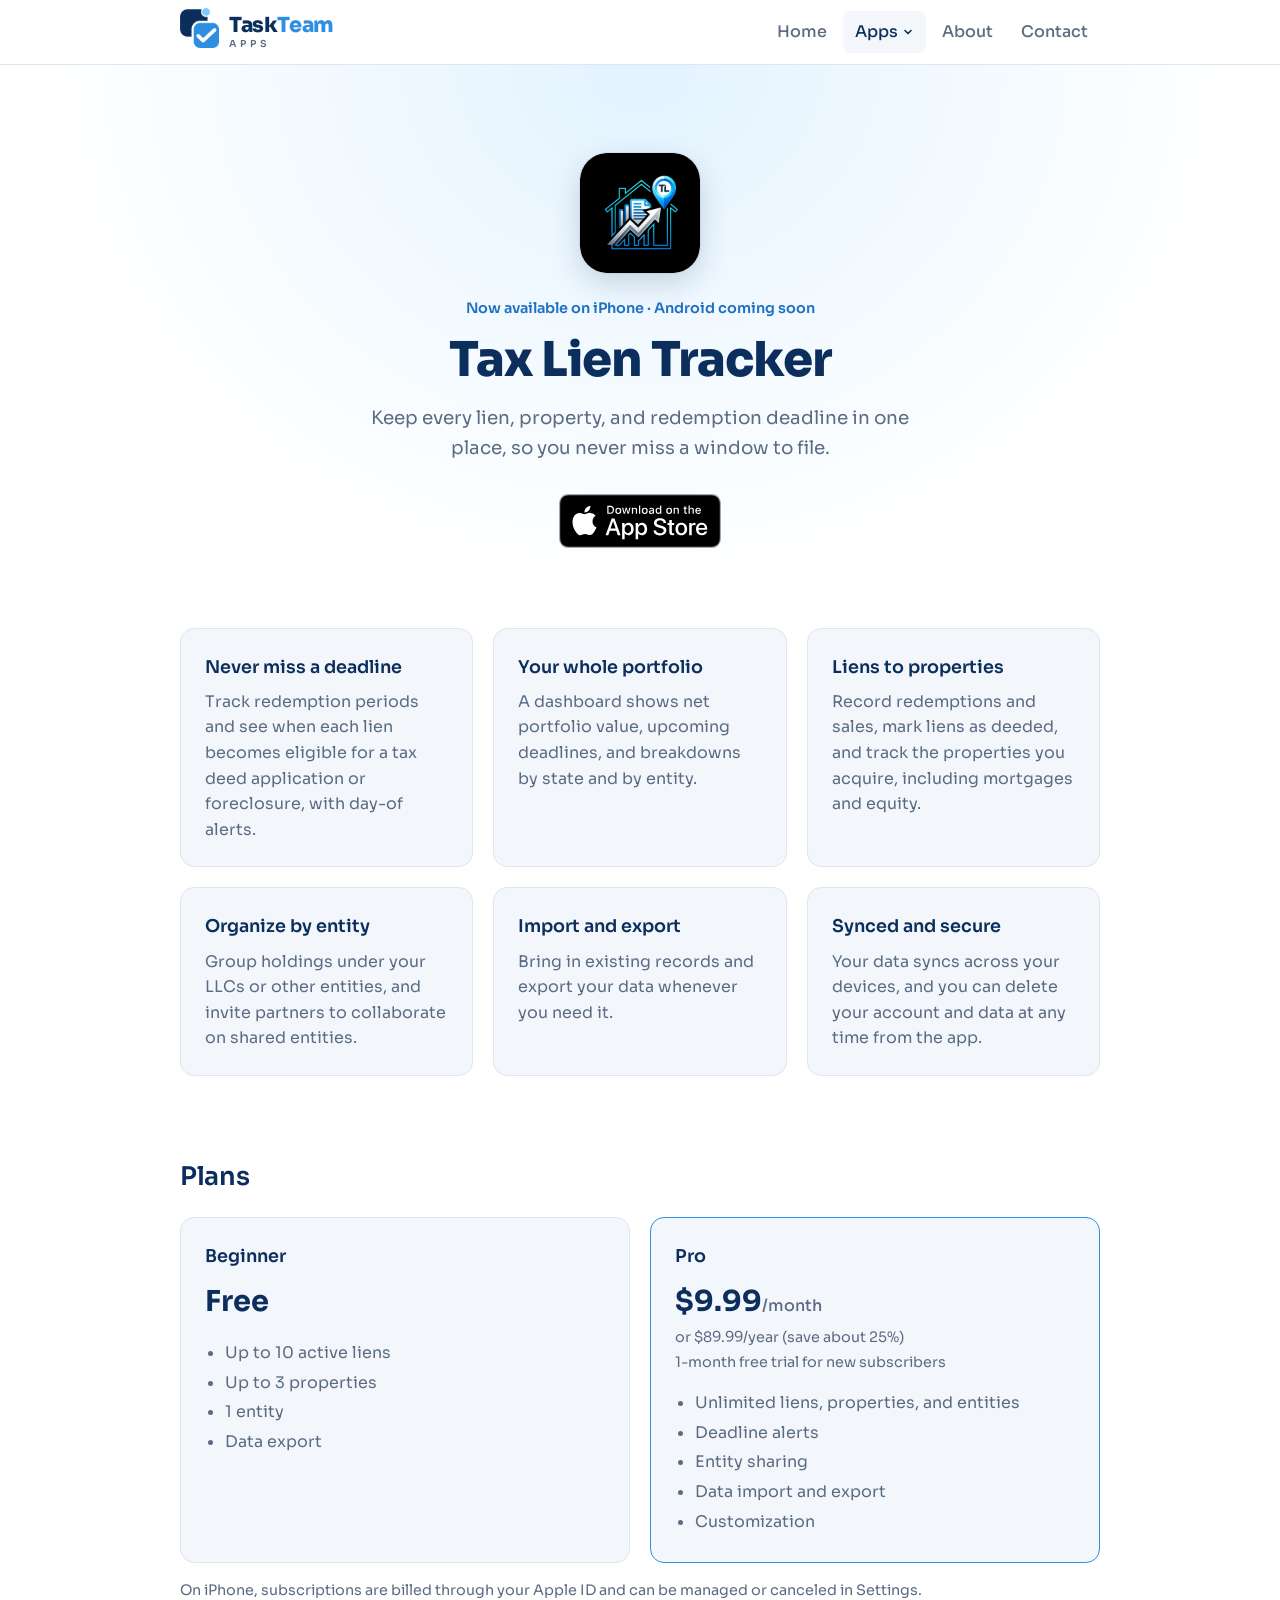
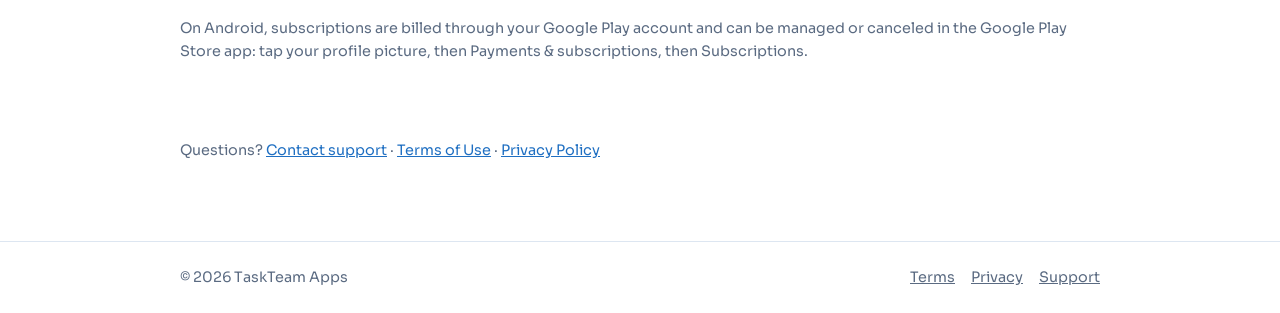
<file: tax-lien-tracker.html>
<!DOCTYPE html>
<html lang="en">
<head>
  <meta charset="UTF-8">
  <meta name="viewport" content="width=device-width, initial-scale=1">
  <title>Tax Lien Tracker – TaskTeam Apps</title>
  <meta name="description" content="Tax Lien Tracker helps real estate investors track tax liens, redemption deadlines, and properties. Now available on the App Store for iPhone.">
  <link rel="icon" type="image/png" href="assets/tlt-favicon-32.png">
  <link rel="apple-touch-icon" href="assets/tlt-apple-touch-icon.png">
  <meta name="theme-color" content="#0B2E5C">
  <meta name="apple-itunes-app" content="app-id=6826052716">
  <link rel="preload" href="fonts/sora.woff" as="font" type="font/woff" crossorigin>
  <link rel="stylesheet" href="style.css">
  <script src="nav.js" defer></script>
</head>
<body>
  <header>
    <div class="wrap">
      <a class="brand" href="index.html" aria-label="TaskTeam Apps home"><picture><source srcset="assets/logo-mark-dark.png" media="(prefers-color-scheme: dark)"><img class="brand-mark" src="assets/logo-mark.png" alt="" width="39" height="40"></picture><span class="brand-text"><span class="brand-name"><span class="b-task">Task</span><span class="b-team">Team</span></span><span class="brand-sub">Apps</span></span></a>
      <nav>
        <ul>
          <li><a href="index.html">Home</a></li>
          <li class="dropdown">
            <button type="button" class="nav-btn active" aria-haspopup="true" aria-expanded="false">Apps<svg class="chev" viewBox="0 0 12 12" aria-hidden="true"><path d="M3 4.5 6 7.5 9 4.5" fill="none" stroke="currentColor" stroke-width="1.6" stroke-linecap="round" stroke-linejoin="round"/></svg></button>
            <ul class="menu">
              <li><a href="tax-lien-tracker.html" aria-current="page"><img class="menu-icon" src="assets/tlt-icon-small.png" alt="" width="32" height="32"><span class="menu-title">Tax Lien Tracker</span></a></li>
              <li class="menu-note">More apps coming soon</li>
            </ul>
          </li>
          <li><a href="about.html">About</a></li>
          <li><a href="contact.html">Contact</a></li>
        </ul>
      </nav>
    </div>
  </header>

  <main>
    <section class="hero">
      <div class="wrap">
        <img class="app-icon" src="assets/tlt-icon.png" alt="Tax Lien Tracker app icon" width="120" height="120">
        <p class="eyebrow">Now available on iPhone · Android coming soon</p>
        <h1>Tax Lien Tracker</h1>
        <p>Keep every lien, property, and redemption deadline in one place, so you never miss a window to file.</p>
        <a class="app-store-badge" href="https://apps.apple.com/app/id6826052716" aria-label="Download Tax Lien Tracker on the App Store"><img src="assets/app-store-badge.svg" alt="Download on the App Store" width="162" height="54"></a>
      </div>
    </section>

    <section class="wrap features">
      <div class="card">
        <h3>Never miss a deadline</h3>
        <p>Track redemption periods and see when each lien becomes eligible for a tax deed application or foreclosure, with day-of alerts.</p>
      </div>
      <div class="card">
        <h3>Your whole portfolio</h3>
        <p>A dashboard shows net portfolio value, upcoming deadlines, and breakdowns by state and by entity.</p>
      </div>
      <div class="card">
        <h3>Liens to properties</h3>
        <p>Record redemptions and sales, mark liens as deeded, and track the properties you acquire, including mortgages and equity.</p>
      </div>
      <div class="card">
        <h3>Organize by entity</h3>
        <p>Group holdings under your LLCs or other entities, and invite partners to collaborate on shared entities.</p>
      </div>
      <div class="card">
        <h3>Import and export</h3>
        <p>Bring in existing records and export your data whenever you need it.</p>
      </div>
      <div class="card">
        <h3>Synced and secure</h3>
        <p>Your data syncs across your devices, and you can delete your account and data at any time from the app.</p>
      </div>
    </section>

    <section class="wrap plans-section">
      <h2>Plans</h2>
      <div class="plans">
        <div class="card plan">
          <h3>Beginner</h3>
          <p class="price">Free</p>
          <ul>
            <li>Up to 10 active liens</li>
            <li>Up to 3 properties</li>
            <li>1 entity</li>
            <li>Data export</li>
          </ul>
        </div>
        <div class="card plan plan-pro">
          <h3>Pro</h3>
          <p class="price">$9.99<span>/month</span></p>
          <p class="price-alt">or $89.99/year (save about 25%)</p>
          <p class="price-alt">1-month free trial for new subscribers</p>
          <ul>
            <li>Unlimited liens, properties, and entities</li>
            <li>Deadline alerts</li>
            <li>Entity sharing</li>
            <li>Data import and export</li>
            <li>Customization</li>
          </ul>
        </div>
      </div>
      <p class="small">On iPhone, subscriptions are billed through your Apple ID and can be managed or canceled in Settings.</p>
      <p class="small">On Android, subscriptions are billed through your Google Play account and can be managed or canceled in the Google Play Store app: tap your profile picture, then Payments &amp; subscriptions, then Subscriptions.</p>
    </section>

    <section class="wrap app-links">
      <p class="small">Questions? <a href="contact.html">Contact support</a> · <a href="terms.html">Terms of Use</a> · <a href="privacy.html">Privacy Policy</a></p>
    </section>
  </main>

  <footer>
    <div class="wrap">
      <span>&copy; 2026 TaskTeam Apps</span>
      <span class="footer-links"><a href="terms.html">Terms</a><a href="privacy.html">Privacy</a><a href="contact.html">Support</a></span>
    </div>
  </footer>
</body>
</html>
</file>
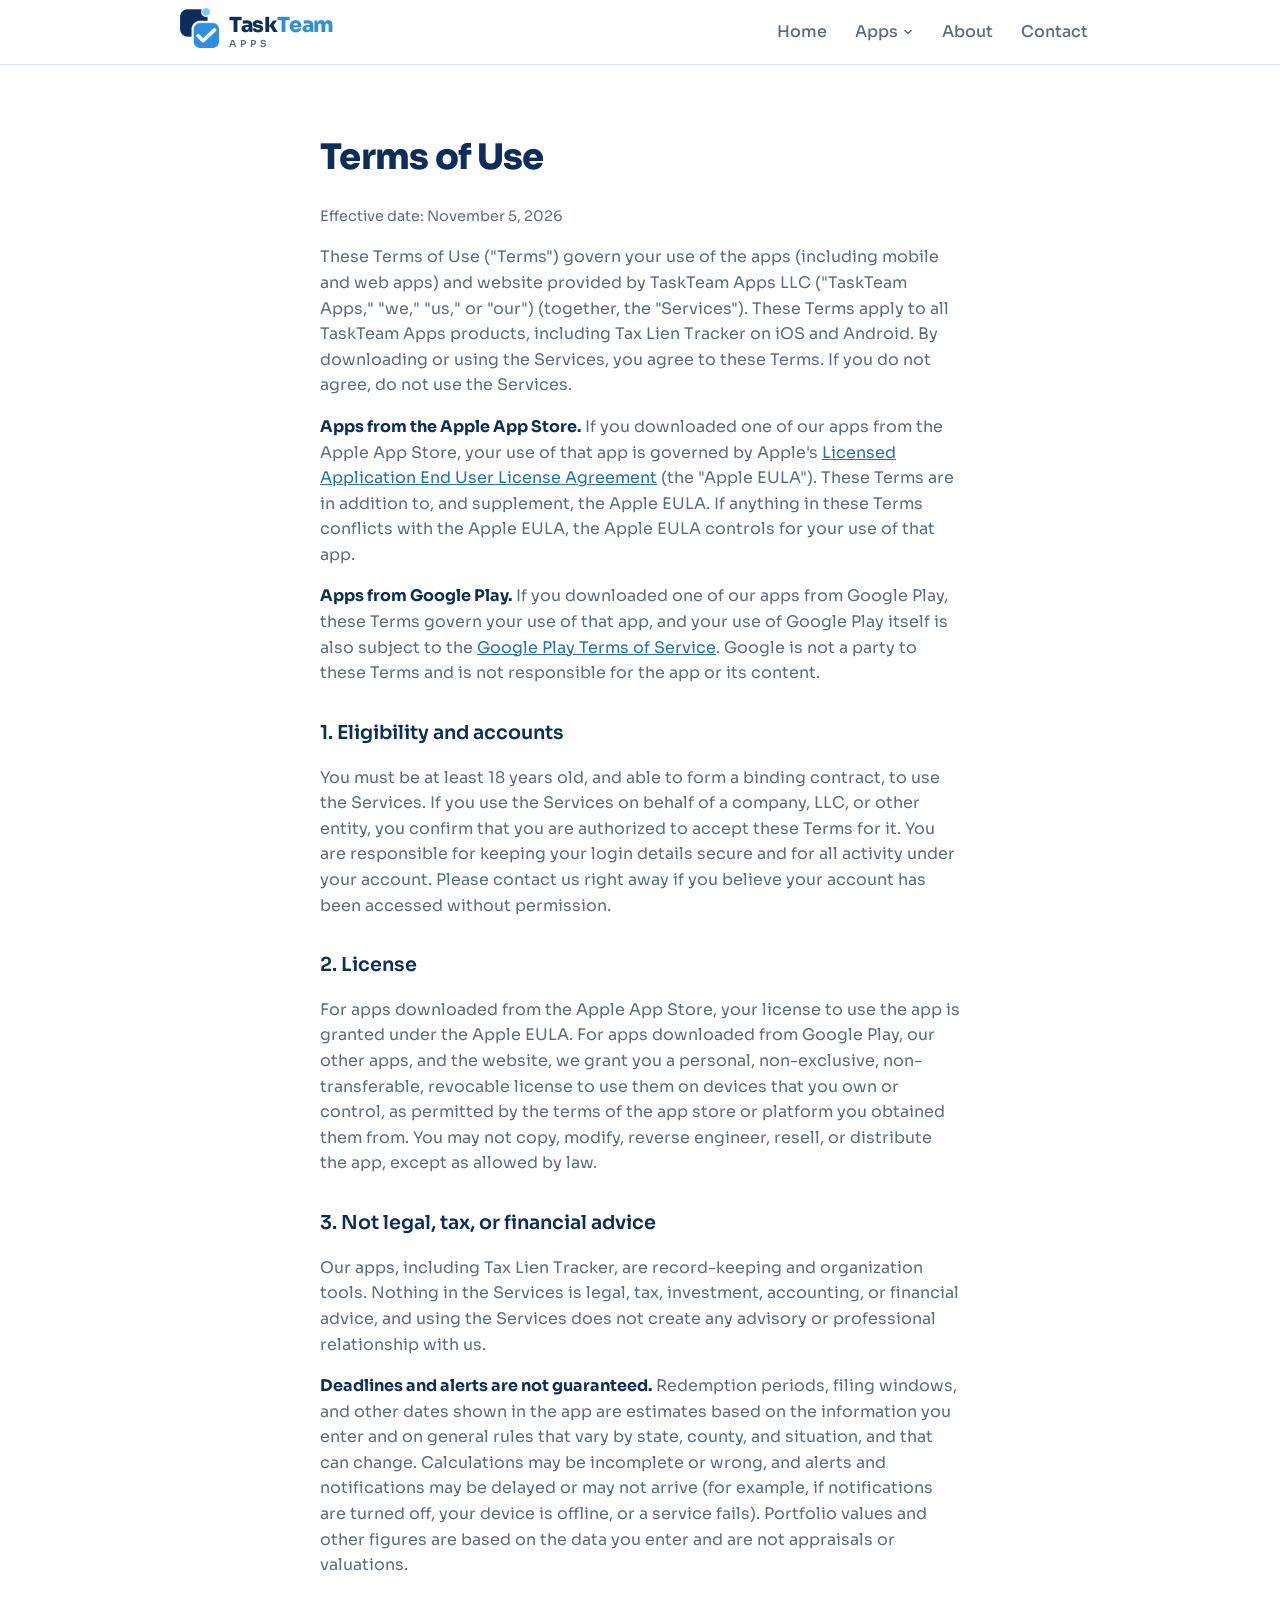
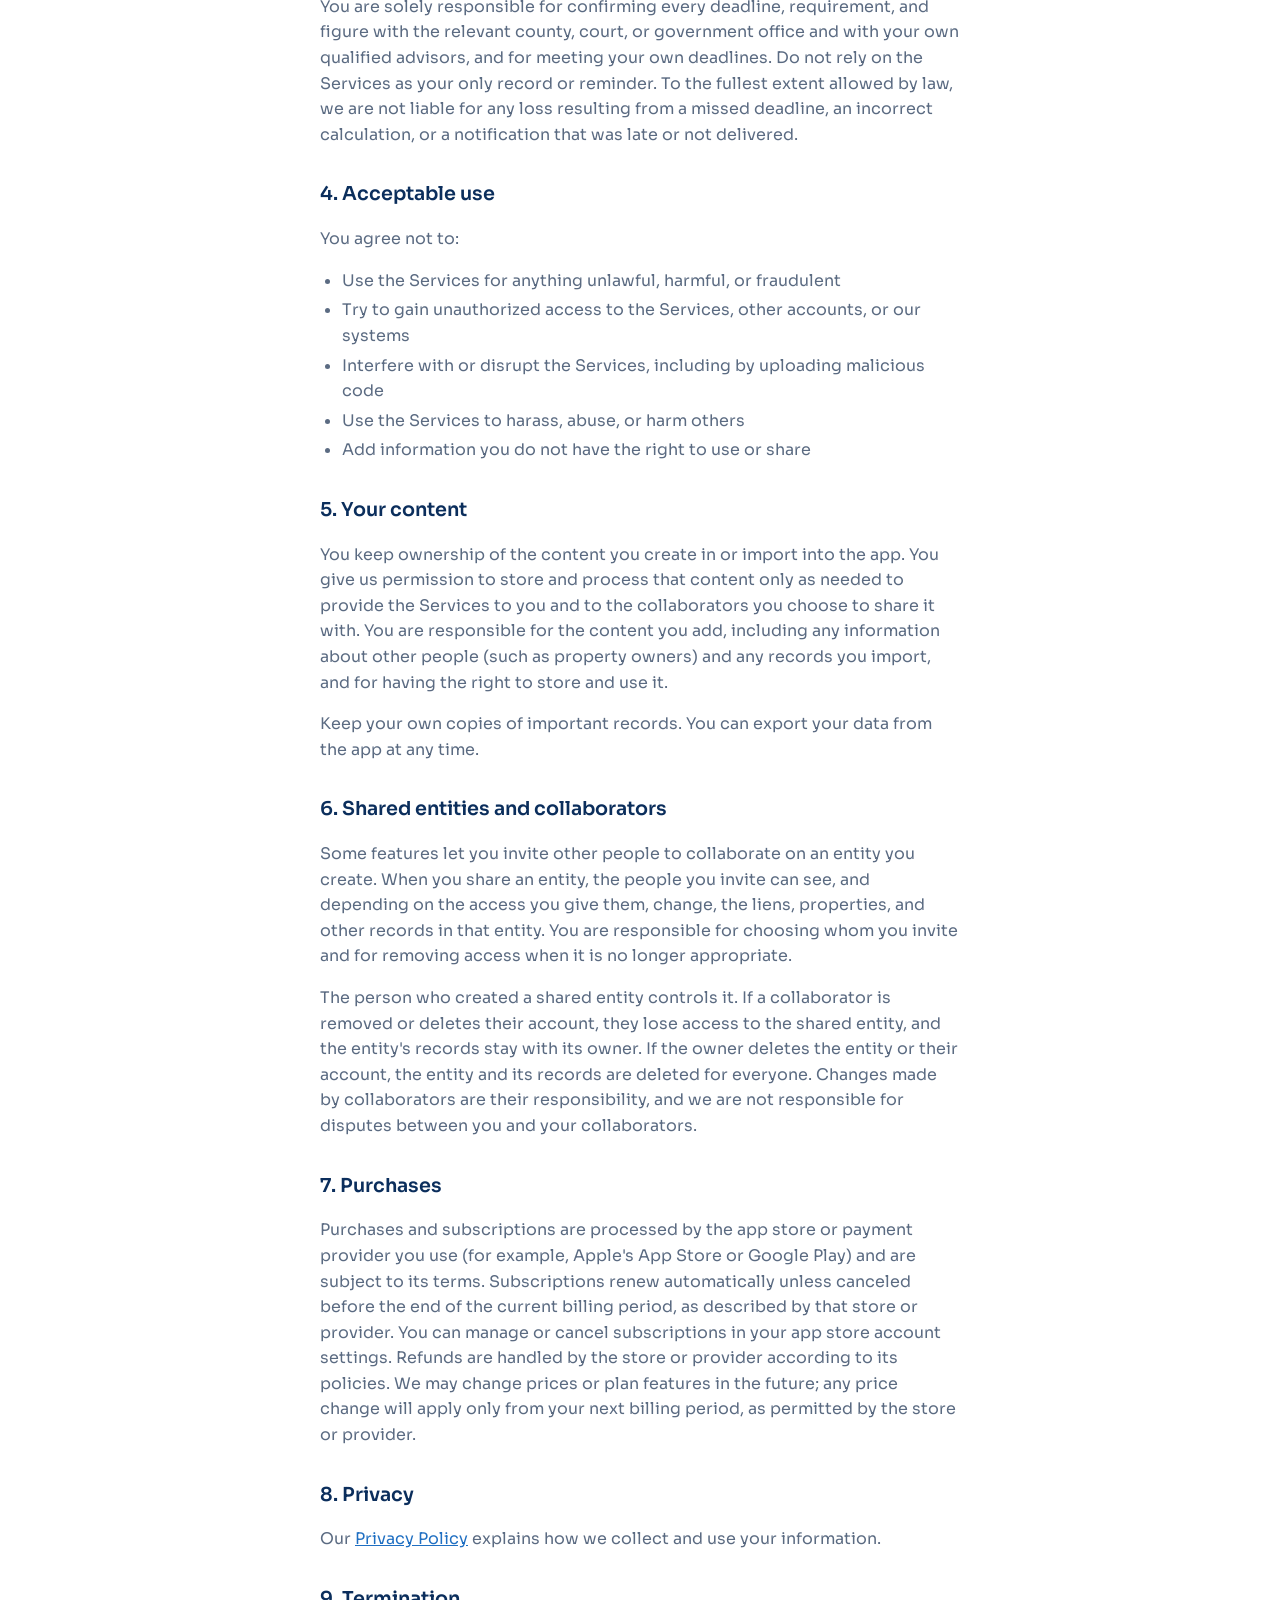
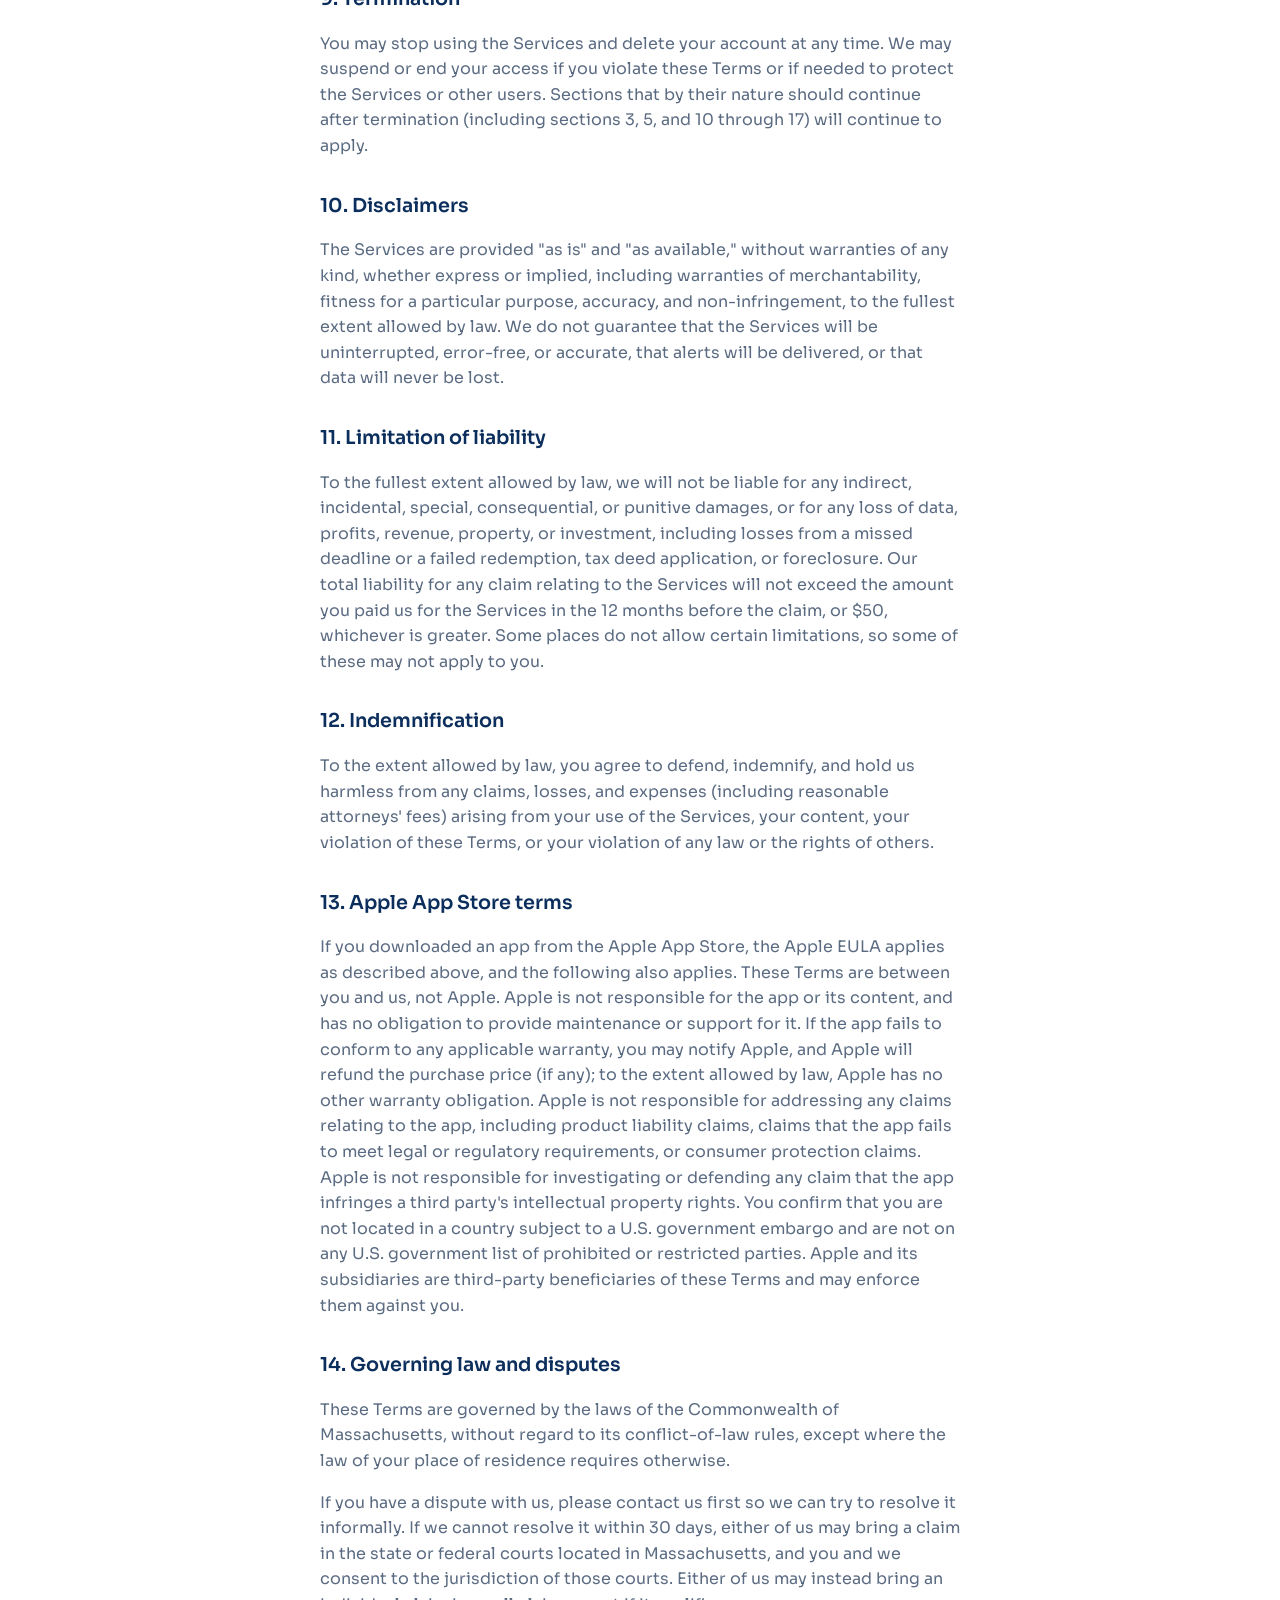
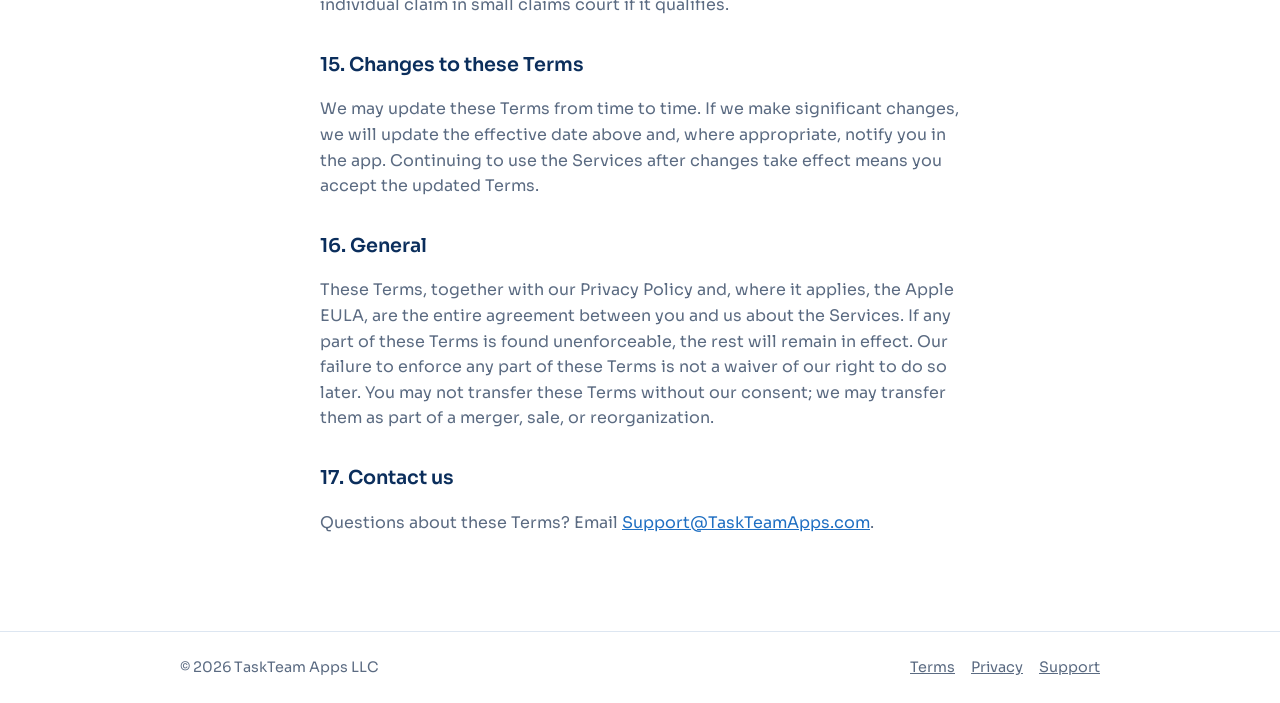
<file: terms.html>
<!DOCTYPE html>
<html lang="en">
<head>
  <meta charset="UTF-8">
  <meta name="viewport" content="width=device-width, initial-scale=1">
  <title>Terms of Use – TaskTeam Apps</title>
  <meta name="description" content="Terms of Use for TaskTeam Apps, including Tax Lien Tracker on iOS and Android.">
  <link rel="icon" href="favicon.ico" sizes="any">
  <link rel="icon" type="image/png" href="assets/favicon-32.png">
  <link rel="apple-touch-icon" href="assets/apple-touch-icon.png">
  <meta name="theme-color" content="#0B2E5C">
  <link rel="preload" href="fonts/sora.woff" as="font" type="font/woff" crossorigin>
  <link rel="stylesheet" href="style.css">
  <script src="nav.js" defer></script>
</head>
<body>
  <header>
    <div class="wrap">
      <a class="brand" href="index.html" aria-label="TaskTeam Apps home"><picture><source srcset="assets/logo-mark-dark.png" media="(prefers-color-scheme: dark)"><img class="brand-mark" src="assets/logo-mark.png" alt="" width="39" height="40"></picture><span class="brand-text"><span class="brand-name"><span class="b-task">Task</span><span class="b-team">Team</span></span><span class="brand-sub">Apps</span></span></a>
      <nav>
        <ul>
          <li><a href="index.html">Home</a></li>
          <li class="dropdown">
            <button type="button" class="nav-btn" aria-haspopup="true" aria-expanded="false">Apps<svg class="chev" viewBox="0 0 12 12" aria-hidden="true"><path d="M3 4.5 6 7.5 9 4.5" fill="none" stroke="currentColor" stroke-width="1.6" stroke-linecap="round" stroke-linejoin="round"/></svg></button>
            <ul class="menu">
              <li><a href="tax-lien-tracker.html"><img class="menu-icon" src="assets/tlt-icon-small.png" alt="" width="32" height="32"><span class="menu-title">Tax Lien Tracker</span></a></li>
              <li class="menu-note">More apps coming soon</li>
            </ul>
          </li>
          <li><a href="about.html">About</a></li>
          <li><a href="contact.html">Contact</a></li>
        </ul>
      </nav>
    </div>
  </header>

  <main>
    <article class="wrap page legal">
      <h1>Terms of Use</h1>
      <p class="small">Effective date: November 5, 2026</p>

      <p>These Terms of Use ("Terms") govern your use of the apps (including mobile and web apps) and website provided by TaskTeam Apps LLC ("TaskTeam Apps," "we," "us," or "our") (together, the "Services"). These Terms apply to all TaskTeam Apps products, including Tax Lien Tracker on iOS and Android. By downloading or using the Services, you agree to these Terms. If you do not agree, do not use the Services.</p>

      <p><strong>Apps from the Apple App Store.</strong> If you downloaded one of our apps from the Apple App Store, your use of that app is governed by Apple's <a href="https://www.apple.com/legal/internet-services/itunes/dev/stdeula/">Licensed Application End User License Agreement</a> (the "Apple EULA"). These Terms are in addition to, and supplement, the Apple EULA. If anything in these Terms conflicts with the Apple EULA, the Apple EULA controls for your use of that app.</p>

      <p><strong>Apps from Google Play.</strong> If you downloaded one of our apps from Google Play, these Terms govern your use of that app, and your use of Google Play itself is also subject to the <a href="https://play.google.com/about/play-terms/">Google Play Terms of Service</a>. Google is not a party to these Terms and is not responsible for the app or its content.</p>

      <h2>1. Eligibility and accounts</h2>
      <p>You must be at least 18 years old, and able to form a binding contract, to use the Services. If you use the Services on behalf of a company, LLC, or other entity, you confirm that you are authorized to accept these Terms for it. You are responsible for keeping your login details secure and for all activity under your account. Please contact us right away if you believe your account has been accessed without permission.</p>

      <h2>2. License</h2>
      <p>For apps downloaded from the Apple App Store, your license to use the app is granted under the Apple EULA. For apps downloaded from Google Play, our other apps, and the website, we grant you a personal, non-exclusive, non-transferable, revocable license to use them on devices that you own or control, as permitted by the terms of the app store or platform you obtained them from. You may not copy, modify, reverse engineer, resell, or distribute the app, except as allowed by law.</p>

      <h2>3. Not legal, tax, or financial advice</h2>
      <p>Our apps, including Tax Lien Tracker, are record-keeping and organization tools. Nothing in the Services is legal, tax, investment, accounting, or financial advice, and using the Services does not create any advisory or professional relationship with us.</p>
      <p><strong>Deadlines and alerts are not guaranteed.</strong> Redemption periods, filing windows, and other dates shown in the app are estimates based on the information you enter and on general rules that vary by state, county, and situation, and that can change. Calculations may be incomplete or wrong, and alerts and notifications may be delayed or may not arrive (for example, if notifications are turned off, your device is offline, or a service fails). Portfolio values and other figures are based on the data you enter and are not appraisals or valuations.</p>
      <p>You are solely responsible for confirming every deadline, requirement, and figure with the relevant county, court, or government office and with your own qualified advisors, and for meeting your own deadlines. Do not rely on the Services as your only record or reminder. To the fullest extent allowed by law, we are not liable for any loss resulting from a missed deadline, an incorrect calculation, or a notification that was late or not delivered.</p>

      <h2>4. Acceptable use</h2>
      <p>You agree not to:</p>
      <ul>
        <li>Use the Services for anything unlawful, harmful, or fraudulent</li>
        <li>Try to gain unauthorized access to the Services, other accounts, or our systems</li>
        <li>Interfere with or disrupt the Services, including by uploading malicious code</li>
        <li>Use the Services to harass, abuse, or harm others</li>
        <li>Add information you do not have the right to use or share</li>
      </ul>

      <h2>5. Your content</h2>
      <p>You keep ownership of the content you create in or import into the app. You give us permission to store and process that content only as needed to provide the Services to you and to the collaborators you choose to share it with. You are responsible for the content you add, including any information about other people (such as property owners) and any records you import, and for having the right to store and use it.</p>
      <p>Keep your own copies of important records. You can export your data from the app at any time.</p>

      <h2>6. Shared entities and collaborators</h2>
      <p>Some features let you invite other people to collaborate on an entity you create. When you share an entity, the people you invite can see, and depending on the access you give them, change, the liens, properties, and other records in that entity. You are responsible for choosing whom you invite and for removing access when it is no longer appropriate.</p>
      <p>The person who created a shared entity controls it. If a collaborator is removed or deletes their account, they lose access to the shared entity, and the entity's records stay with its owner. If the owner deletes the entity or their account, the entity and its records are deleted for everyone. Changes made by collaborators are their responsibility, and we are not responsible for disputes between you and your collaborators.</p>

      <h2>7. Purchases</h2>
      <p>Purchases and subscriptions are processed by the app store or payment provider you use (for example, Apple's App Store or Google Play) and are subject to its terms. Subscriptions renew automatically unless canceled before the end of the current billing period, as described by that store or provider. You can manage or cancel subscriptions in your app store account settings. Refunds are handled by the store or provider according to its policies. We may change prices or plan features in the future; any price change will apply only from your next billing period, as permitted by the store or provider.</p>

      <h2>8. Privacy</h2>
      <p>Our <a href="privacy.html">Privacy Policy</a> explains how we collect and use your information.</p>

      <h2>9. Termination</h2>
      <p>You may stop using the Services and delete your account at any time. We may suspend or end your access if you violate these Terms or if needed to protect the Services or other users. Sections that by their nature should continue after termination (including sections 3, 5, and 10 through 17) will continue to apply.</p>

      <h2>10. Disclaimers</h2>
      <p>The Services are provided "as is" and "as available," without warranties of any kind, whether express or implied, including warranties of merchantability, fitness for a particular purpose, accuracy, and non-infringement, to the fullest extent allowed by law. We do not guarantee that the Services will be uninterrupted, error-free, or accurate, that alerts will be delivered, or that data will never be lost.</p>

      <h2>11. Limitation of liability</h2>
      <p>To the fullest extent allowed by law, we will not be liable for any indirect, incidental, special, consequential, or punitive damages, or for any loss of data, profits, revenue, property, or investment, including losses from a missed deadline or a failed redemption, tax deed application, or foreclosure. Our total liability for any claim relating to the Services will not exceed the amount you paid us for the Services in the 12 months before the claim, or $50, whichever is greater. Some places do not allow certain limitations, so some of these may not apply to you.</p>

      <h2>12. Indemnification</h2>
      <p>To the extent allowed by law, you agree to defend, indemnify, and hold us harmless from any claims, losses, and expenses (including reasonable attorneys' fees) arising from your use of the Services, your content, your violation of these Terms, or your violation of any law or the rights of others.</p>

      <h2>13. Apple App Store terms</h2>
      <p>If you downloaded an app from the Apple App Store, the Apple EULA applies as described above, and the following also applies. These Terms are between you and us, not Apple. Apple is not responsible for the app or its content, and has no obligation to provide maintenance or support for it. If the app fails to conform to any applicable warranty, you may notify Apple, and Apple will refund the purchase price (if any); to the extent allowed by law, Apple has no other warranty obligation. Apple is not responsible for addressing any claims relating to the app, including product liability claims, claims that the app fails to meet legal or regulatory requirements, or consumer protection claims. Apple is not responsible for investigating or defending any claim that the app infringes a third party's intellectual property rights. You confirm that you are not located in a country subject to a U.S. government embargo and are not on any U.S. government list of prohibited or restricted parties. Apple and its subsidiaries are third-party beneficiaries of these Terms and may enforce them against you.</p>

      <h2>14. Governing law and disputes</h2>
      <p>These Terms are governed by the laws of the Commonwealth of Massachusetts, without regard to its conflict-of-law rules, except where the law of your place of residence requires otherwise.</p>
      <p>If you have a dispute with us, please contact us first so we can try to resolve it informally. If we cannot resolve it within 30 days, either of us may bring a claim in the state or federal courts located in Massachusetts, and you and we consent to the jurisdiction of those courts. Either of us may instead bring an individual claim in small claims court if it qualifies.</p>

      <h2>15. Changes to these Terms</h2>
      <p>We may update these Terms from time to time. If we make significant changes, we will update the effective date above and, where appropriate, notify you in the app. Continuing to use the Services after changes take effect means you accept the updated Terms.</p>

      <h2>16. General</h2>
      <p>These Terms, together with our Privacy Policy and, where it applies, the Apple EULA, are the entire agreement between you and us about the Services. If any part of these Terms is found unenforceable, the rest will remain in effect. Our failure to enforce any part of these Terms is not a waiver of our right to do so later. You may not transfer these Terms without our consent; we may transfer them as part of a merger, sale, or reorganization.</p>

      <h2>17. Contact us</h2>
      <p>Questions about these Terms? Email <a href="mailto:Support@TaskTeamApps.com">Support@TaskTeamApps.com</a>.</p>
    </article>
  </main>

  <footer>
    <div class="wrap">
      <span>&copy; 2026 TaskTeam Apps LLC</span>
      <span class="footer-links"><a href="terms.html">Terms</a><a href="privacy.html">Privacy</a><a href="contact.html">Support</a></span>
    </div>
  </footer>
</body>
</html>
</file>
<file: style.css>
@font-face {
  font-family: "Sora";
  src: url("fonts/sora.woff") format("woff");
  font-weight: 100 800;
  font-style: normal;
  font-display: swap;
}

/* Brand palette: Navy #0B2E5C · Team Blue #2E8FE0 · Spark #7CC8FF */
:root {
  --navy: #0B2E5C;
  --team-blue: #2E8FE0;
  --spark: #7CC8FF;

  --bg: #ffffff;
  --bg-soft: #f3f7fc;
  --text: #0B2E5C;
  --muted: #5b6b82;
  --accent: #2E8FE0;
  --accent-hover: #0B2E5C;
  --accent-hover-text: #ffffff;
  --link: #1f6fc2;
  --link-hover: #0B2E5C;
  --border: #dde6f1;
  --brand-task: #0B2E5C;
  --brand-team: #2E8FE0;
  --shadow: 0 12px 32px rgba(11, 46, 92, 0.12);
  --radius: 14px;
  --max: 960px;
}

@media (prefers-color-scheme: dark) {
  :root {
    --bg: #061a35;
    --bg-soft: #0b2a52;
    --text: #eef4fb;
    --muted: #a8b8cd;
    --accent: #2E8FE0;
    --accent-hover: #7CC8FF;
    --accent-hover-text: #0B2E5C;
    --link: #7CC8FF;
    --link-hover: #b5e0ff;
    --border: #18406f;
    --brand-task: #ffffff;
    --brand-team: #2E8FE0;
    --shadow: 0 12px 32px rgba(0, 0, 0, 0.45);
  }
}

* { box-sizing: border-box; }

html, body { margin: 0; padding: 0; }

body {
  background: var(--bg);
  color: var(--text);
  font-family: "Sora", -apple-system, BlinkMacSystemFont, "Segoe UI", Roboto, Helvetica, Arial, sans-serif;
  font-size: 16px;
  line-height: 1.6;
  min-height: 100vh;
  display: flex;
  flex-direction: column;
}

a { color: var(--link); }
a:hover { color: var(--link-hover); }

h1, h2, h3 { color: var(--text); }
h1 { font-weight: 800; }
h2, h3 { font-weight: 600; }

.wrap {
  width: 100%;
  max-width: var(--max);
  margin: 0 auto;
  padding: 0 20px;
}

/* Header & navigation */
header {
  border-bottom: 1px solid var(--border);
}

header .wrap {
  display: flex;
  align-items: center;
  justify-content: space-between;
  gap: 16px;
  height: 64px;
}

.brand {
  display: flex;
  align-items: center;
  gap: 10px;
  text-decoration: none;
}

.brand-mark { width: 39px; height: 40px; flex: none; }

.brand-text { display: flex; flex-direction: column; line-height: 1; }

.brand-name {
  font-weight: 800;
  font-size: 1.3rem;
  letter-spacing: -0.02em;
}

.b-task { color: var(--brand-task); }
.b-team { color: var(--brand-team); }

.brand-sub {
  margin-top: 4px;
  color: var(--muted);
  font-size: 0.6rem;
  font-weight: 600;
  letter-spacing: 0.42em;
  text-transform: uppercase;
}

nav ul {
  list-style: none;
  display: flex;
  gap: 4px;
  margin: 0;
  padding: 0;
}

nav a {
  display: block;
  padding: 8px 12px;
  border-radius: 8px;
  color: var(--muted);
  text-decoration: none;
  font-weight: 500;
}

nav a:hover { color: var(--text); background: var(--bg-soft); }

nav a[aria-current="page"] { color: var(--text); background: var(--bg-soft); }

/* Main content */
main { flex: 1; }

.hero {
  padding: 88px 0 72px;
  text-align: center;
}

.hero h1 {
  font-size: clamp(2rem, 5vw, 3rem);
  line-height: 1.15;
  letter-spacing: -0.02em;
  margin: 0 0 16px;
}

.hero p {
  color: var(--muted);
  font-size: 1.15rem;
  max-width: 560px;
  margin: 0 auto 32px;
}

.button {
  display: inline-block;
  background: var(--accent);
  color: #fff;
  padding: 12px 24px;
  border-radius: 10px;
  text-decoration: none;
  font-weight: 600;
  transition: background 0.15s ease, color 0.15s ease;
}

.button:hover { background: var(--accent-hover); color: var(--accent-hover-text); }

.features {
  display: grid;
  grid-template-columns: repeat(auto-fit, minmax(240px, 1fr));
  gap: 20px;
  padding-bottom: 80px;
}

.card {
  background: var(--bg-soft);
  border: 1px solid var(--border);
  border-radius: var(--radius);
  padding: 24px;
}

.card h3 { margin: 0 0 8px; font-size: 1.1rem; }
.card p { margin: 0; color: var(--muted); }

.page {
  padding: 64px 20px 80px;
  max-width: 680px;
}

.page h1 {
  font-size: 2.2rem;
  letter-spacing: -0.02em;
  margin: 0 0 20px;
}

.page p { color: var(--muted); }

.contact-box {
  margin-top: 28px;
  background: var(--bg-soft);
  border: 1px solid var(--border);
  border-radius: var(--radius);
  padding: 24px;
}

.contact-box p { margin: 0 0 6px; }
.contact-box a { font-weight: 600; font-size: 1.1rem; }

/* Notice page (open on mobile) */
.notice {
  max-width: 480px;
  margin: 0 auto;
  padding: 72px 0 80px;
  text-align: center;
}

.notice .icon {
  font-size: 56px;
  line-height: 1;
  margin-bottom: 20px;
}

.notice h1 { font-size: 1.8rem; margin: 0 0 14px; letter-spacing: -0.01em; }
.notice p { color: var(--muted); }

.steps {
  text-align: left;
  background: var(--bg-soft);
  border: 1px solid var(--border);
  border-radius: var(--radius);
  padding: 20px 24px 20px 44px;
  margin: 28px 0;
  color: var(--text);
}

.steps li { margin: 6px 0; }

.small { font-size: 0.9rem; color: var(--muted); }

/* Footer */
footer {
  border-top: 1px solid var(--border);
  padding: 24px 0;
  color: var(--muted);
  font-size: 0.9rem;
}

footer .wrap {
  display: flex;
  justify-content: space-between;
  flex-wrap: wrap;
  gap: 8px;
}

footer a { color: var(--muted); }

@media (max-width: 520px) {
  body { font-size: 15px; }
  nav a { padding: 8px 8px; }
  .hero { padding: 56px 0 48px; }
}

.footer-links { display: flex; gap: 16px; }

/* Legal pages */
.legal h2 { font-size: 1.2rem; margin: 32px 0 8px; color: var(--text); }
.legal ul { color: var(--muted); padding-left: 22px; }
.legal li { margin: 4px 0; }
.legal strong { color: var(--text); }

/* Apps dropdown */
.dropdown { position: relative; }

.nav-btn {
  display: flex;
  align-items: center;
  gap: 4px;
  padding: 8px 12px;
  border: 0;
  border-radius: 8px;
  background: none;
  color: var(--muted);
  font: inherit;
  font-weight: 500;
  cursor: pointer;
}

.nav-btn:hover,
.dropdown.open .nav-btn,
.nav-btn.active { color: var(--text); background: var(--bg-soft); }

.chev { width: 12px; height: 12px; transition: transform 0.15s ease; }
.dropdown.open .chev { transform: rotate(180deg); }

.menu {
  display: none;
  position: absolute;
  top: 100%;
  left: 0;
  z-index: 20;
  min-width: 260px;
  margin: 0;
  padding: 6px;
  list-style: none;
  background: var(--bg);
  border: 1px solid var(--border);
  border-radius: 12px;
  box-shadow: var(--shadow);
}

/* invisible bridge so the menu doesn't close while moving the mouse down */
.menu::before {
  content: "";
  position: absolute;
  left: 0;
  right: 0;
  top: -8px;
  height: 8px;
}

.dropdown.open .menu { display: block; }

@media (hover: hover) {
  .dropdown:hover .menu { display: block; }
  .dropdown:hover .nav-btn { color: var(--text); background: var(--bg-soft); }
}

nav .menu a {
  display: flex;
  flex-direction: column;
  padding: 10px 12px;
  border-radius: 8px;
}

.menu-title { color: var(--text); font-weight: 600; }
.menu-sub { color: var(--muted); font-size: 0.85rem; font-weight: 400; }

.menu-note {
  padding: 8px 12px 6px;
  margin-top: 4px;
  border-top: 1px solid var(--border);
  color: var(--muted);
  font-size: 0.8rem;
}

/* App page */
.eyebrow {
  color: var(--link) !important;
  font-size: 0.9rem !important;
  font-weight: 600;
  margin: 0 auto 12px !important;
}

.plans-section { padding-bottom: 48px; }
.plans-section h2 { font-size: 1.6rem; margin: 0 0 20px; letter-spacing: -0.01em; }

.plans {
  display: grid;
  grid-template-columns: repeat(auto-fit, minmax(260px, 1fr));
  gap: 20px;
  margin-bottom: 16px;
}

.plan .price { color: var(--text); font-size: 1.8rem; font-weight: 700; margin: 4px 0 0; }
.plan .price span { font-size: 1rem; font-weight: 500; color: var(--muted); }
.plan .price-alt { font-size: 0.9rem; margin: 2px 0 0; }
.plan ul { margin: 16px 0 0; padding-left: 20px; color: var(--muted); }
.plan li { margin: 4px 0; }
.plan-pro { border-color: var(--accent); }

.app-links { padding-bottom: 64px; }

.brand { white-space: nowrap; }

@media (max-width: 520px) {
  header .wrap {
    flex-wrap: wrap;
    height: auto;
    padding-top: 12px;
    padding-bottom: 6px;
    row-gap: 4px;
  }
  nav { width: 100%; margin-left: -8px; }
  nav ul { gap: 2px; }
  nav a, .nav-btn { padding: 8px 8px; }
  .menu { min-width: 250px; }
}

/* Contact page */
.contact-grid {
  display: grid;
  grid-template-columns: repeat(auto-fit, minmax(280px, 1fr));
  gap: 16px;
  margin-top: 28px;
}
.contact-grid .contact-box { margin-top: 0; }
.contact-box h3 { margin: 0 0 6px; font-size: 1.05rem; }
.contact-box p { margin: 0 0 12px; }
.contact-box a { font-size: 1rem; overflow-wrap: anywhere; }
.contact-box a.inline { font-weight: 400; font-size: inherit; }

/* Hero logo mark (home page) */
.hero-mark { display: block; width: 72px; height: auto; margin: 0 auto 24px; }

/* Brand-tinted hero background */
.hero {
  background: radial-gradient(ellipse at top, rgba(124, 200, 255, 0.22), transparent 65%);
}

/* App icons */
.app-icon {
  display: block;
  width: 120px;
  height: 120px;
  margin: 0 auto 24px;
  border-radius: 22.5%;
  box-shadow: 0 10px 30px rgba(11, 46, 92, 0.18), 0 0 0 1px rgba(11, 46, 92, 0.06);
}

nav .menu a:has(.menu-icon) {
  flex-direction: row;
  align-items: center;
  gap: 12px;
}

.menu-icon {
  width: 32px;
  height: 32px;
  flex: none;
  border-radius: 22.5%;
  box-shadow: 0 0 0 1px rgba(11, 46, 92, 0.08);
}

/* Home hero motto */
.motto { margin-bottom: 14px !important; }
.accent-text { color: var(--brand-team); }
.hero .tagline {
  color: var(--text);
  font-size: clamp(1.15rem, 2.4vw, 1.4rem);
  font-weight: 600;
  letter-spacing: -0.01em;
  margin: 0 auto 12px;
}

/* App Store badge (official Apple artwork; don't recolor or restyle) */
.app-store-badge {
  display: inline-block;
  line-height: 0;
  border-radius: 9px;
  transition: opacity 0.15s ease;
}
.app-store-badge:hover { opacity: 0.85; }
.app-store-badge:focus-visible { outline: 2px solid var(--accent); outline-offset: 3px; }
.app-store-badge img { display: block; width: auto; height: 54px; }
</file>
